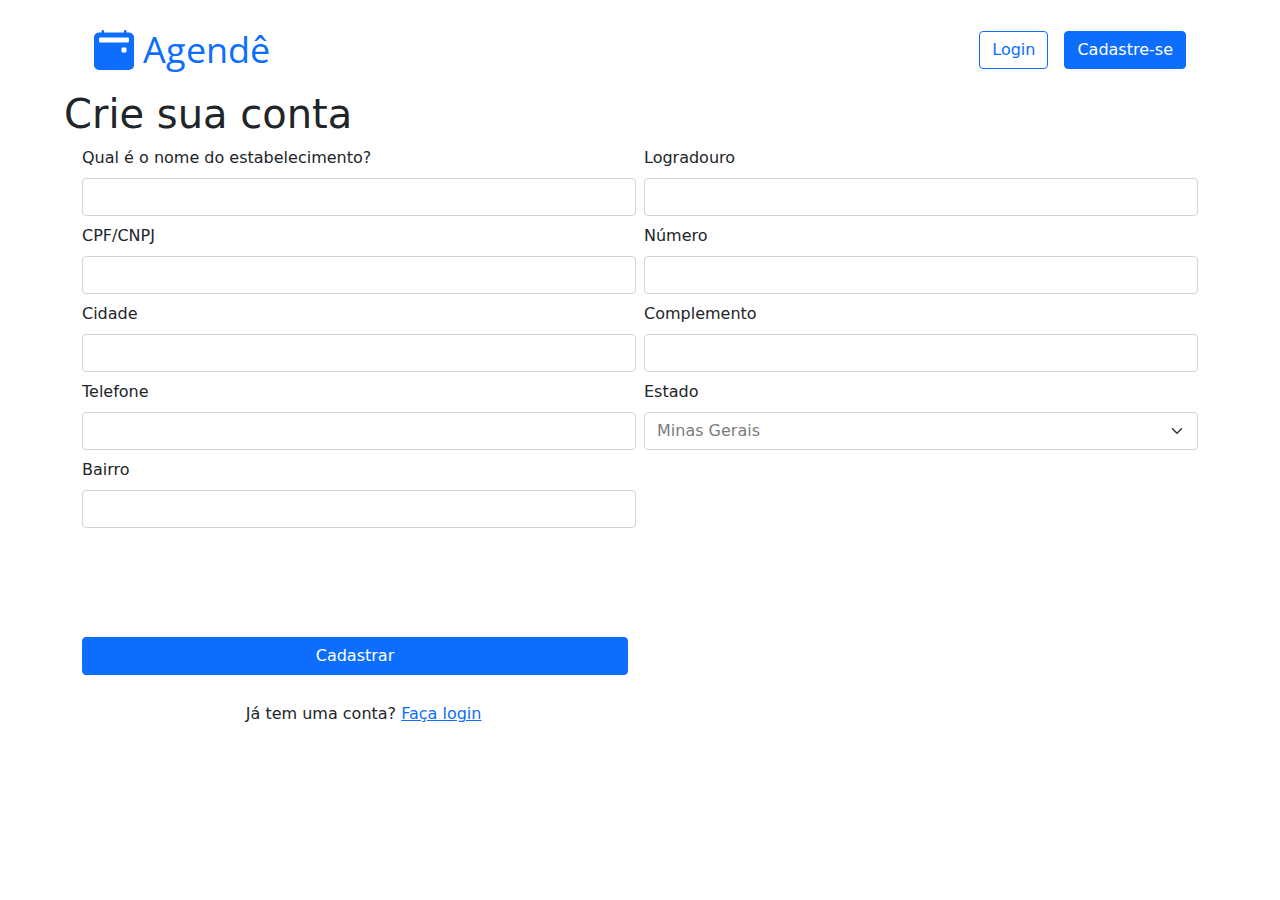
<file: cadastrodoParceiro/index.html>
<!DOCTYPE html>
<html lang="pt-br">
<head>
    <meta charset="UTF-8">
    <meta http-equiv="X-UA-Compatible" content="IE=edge">
    <meta name="viewport" content="width=device-width, initial-scale=1.0">
    <link rel="stylesheet" href="../_css/cdp.css">   
    <title>Cadastro do parceiro</title>

</head>
<body>

    <header>

        
        <section id="menu">
            <div class="container">
                <nav class="navbar navbar-expand-lg navbar-light">            
                    <div class="container-fluid">              
                       
                      <a class="navbar-brand" href="../Home/Home.html"> <img src="../_assets/Vector.svg" alt="" class="img-fluid"> Agendê </a>
            
                                           
                      <div class="d-grid gap-2 d-md-flex justify-content-md-end">
                        <a href="../logIn/login.html"><button class="btn btn-primary me-md-2" type="button">Login</button></a>
                        <a href="../signUp/SignUp.html"><button class="btn btn-primary" type="button">Cadastre-se</button></a>
                      </div>
                        

                      </div>
                    </div>
                  </nav>
            </div>
        </section>
        

    </header>

    <main>


      

        <h1 class="titulo1">Crie sua conta</h1>


        <section id="formulario">

            <div class="container">
                <form class="row g-2">
                    <div class="col-md-6">
                      <div class="box">
                          <label id="labelNome" for="inputest4" class="form-label">Qual é o nome do estabelecimento?</label>
                          <input type="text" class="form-control" id="nome">
                      </div>
                    </div>
                    <div class="col-md-6">
                      <div class="box">
                          <label id="labelLogradouro" for="inputrua4" class="form-label">Logradouro</label>
                          <input type="text" class="form-control" id="logradouro">
                      </div>
                    </div>
                    <div class="col-md-6">
                        <div class="box">
                            <label id="labelCpfCnpj" for="inputname4" class="form-label">CPF/CNPJ</label>
                            <input type="text" class="form-control" id="cpfCnpj">
                        </div>
                      </div>    
                      
                      <div class="col-md-6">
                        <div class="box">
                            <label id="labelNumero" for="inputrua4" class="form-label">Número</label>
                            <input type="text" class="form-control" id="numero">
                        </div>
                      </div>

                     
                      <div class="col-md-6">
                        <div class="box">
                            <label id="labelCidade" for="inputest4" class="form-label">Cidade</label>
                            <input type="text" class="form-control" id="cidade">
                        </div>
                      </div>

                      <div class="col-md-6">
                        <div class="box">
                            <label id="labelComplemento" for="inputnumero4" class="form-label">Complemento</label>
                            <input type="text" class="form-control" id="complemento">
                        </div>
                      </div>
                      <div class="col-md-6">
                        <div class="box">
                            <label id="labelTelefone" for="inputtel4" class="form-label">Telefone</label>
                            <input type="tel" class="form-control" id="telefone">
                        </div>
                    </div>
                    <div class="col-md-6">
                      <div class="box">
                          <label id="labelEstado" for="inputesta4" class="form-label">Estado</label>
                          
                          <select id="estado" class="form-select" aria-label="Default select example">
                            <option selected>Minas Gerais</option>
                            <option value="2">Acre</option>
                            <option value="3">Alagoas</option>
                            <option value="2">Amapá</option>
                            <option value="3">Amazonas</option>
                            <option value="2">Bahia</option>
                            <option value="3">Ceará</option>
                            <option value="2">Espírito Santo</option>
                            <option value="3">Goiás</option>
                            <option value="2">Maranhão</option>
                            <option value="3">Mato Grosso</option>
                            <option value="2">Mato Grosso do Sul</option>
                            <option value="3">Minas Gerais</option>
                            <option value="2">Pará</option>
                            <option value="3">Paraíba</option>
                            <option value="2">Paraná</option>
                            <option value="3">Pernambuco</option>
                            <option value="2">Piauí</option>
                            <option value="3">Rio de Janeiro</option>
                            <option value="2">Rio Grande do Norte</option>
                            <option value="3">Rio Grande do Sul</option>
                            <option value="2">Rondônia</option>
                            <option value="3">Roraima</option>
                            <option value="2">Santa Catarina</option>
                            <option value="3">São Paulo</option>
                            <option value="2">Sergipe</option>
                            <option value="3">Tocantins</option>
                            <option value="2">Distrito Federal</option>
                            
                          </select>
                          
                      </div>
                    </div>
                  
                    <div class="col-md-6">
                      <div class="box">
                          <label id="labelBairro" for="inputbairro4" class="form-label">Bairro</label>
                          <input type="text" class="form-control" id="bairro">
                      </div>    
                    </div>
                                     

                                            
            
                </form>            
            </div>          

        </section>


        <section id="botao">            
            <div class="container">
                <div class="row">
                    <div class="col-md-6 d-grid gap-2">
                        <button onclick="cadastrar ()" class="btn btn-primary" href="../cadastro do parceiro_addservicos/cdp_addServico.html" type="button">Cadastrar</button>                        
                      </div>
                    </div>
                </div>
            </div>            
        </section>

        <section id="texto-final">
            <div class="container">
                <div class="row">
                    <div class="col-6">
                        <p class="frase">
                            Já tem uma conta? <a href="../logIn/login.html"> Faça login</a>
                        </p>
                    </div>
                </div>
            </div>
        </section>



    </main>

    
    <script src="../_js/cadastrodoParceiro.js"></script>
</body>
</html>
</file>
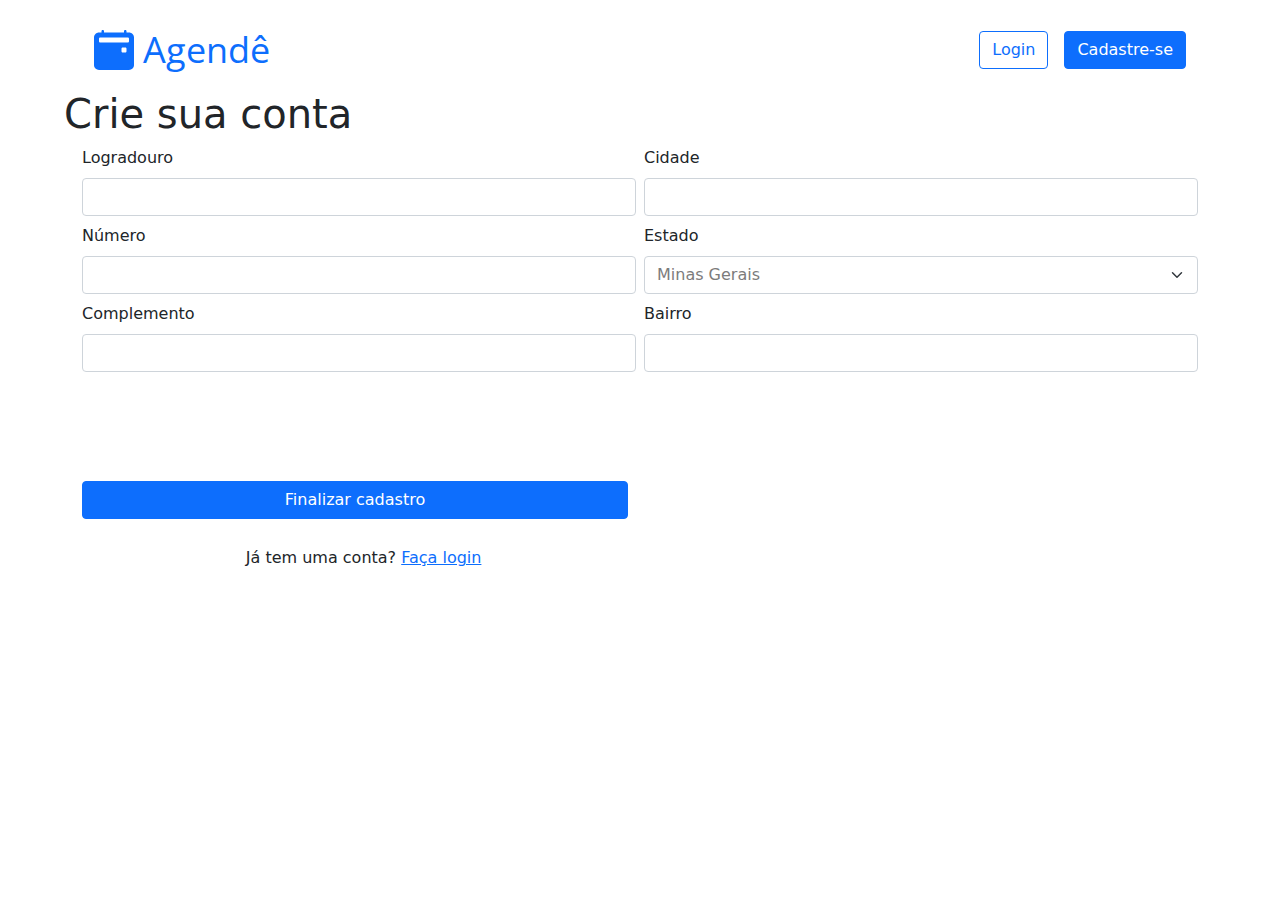
<file: cadastrodoParceirocliente/index.html>
<!DOCTYPE html>
<html lang="pt-br">
<head>
    <meta charset="UTF-8">
    <meta http-equiv="X-UA-Compatible" content="IE=edge">
    <meta name="viewport" content="width=device-width, initial-scale=1.0">
    <link rel="stylesheet" href="../_css/cdp.css">
    <title>Cadastro do cliente</title>
</head>
<body>

    <header>

      

        
        <section id="menu">
            <div class="container">
                <nav class="navbar navbar-expand-lg navbar-light">            
                    <div class="container-fluid">              
                       
                      <a class="navbar-brand" href="../Home/Home.html"> <img src="../_assets/Vector.svg" alt="" class="img-fluid"> Agendê </a>
            
                                           
                      <div class="d-grid gap-2 d-md-flex justify-content-md-end">
                        <a href="../logIn/login.html"><button class="btn btn-primary me-md-2" type="button">Login</button></a>
                        <a href="../signUp/SignUp.html"><button class="btn btn-primary" type="button">Cadastre-se</button></a>
                      </div>
                        

                      </div>
                    </div>
                  </nav>
            </div>
        </section>
        

    </header>

    <main>


      

        <h1 class="titulo1">Crie sua conta</h1>


        <section id="formulario">

          <div class="container">
              <form class="row g-2">
                
               
                <div class="col-md-6">
                  <div class="box">
                      <label id="labelLogradouro" for="inputrua4" class="form-label">Logradouro</label>
                      <input type="text" class="form-control" id="logradouro">
                  </div>
                </div>

                <div class="col-md-6">
                  <div class="box">
                      <label id="labelCidade" for="inputest4" class="form-label">Cidade</label>
                      <input type="text" class="form-control" id="cidade">
                  </div>
                </div>       

                <div class="col-md-6">
                  <div class="box">
                      <label id="labelNumero" for="inputnumero4" class="form-label">Número</label>
                      <input type="text" class="form-control" id="numero">
                  </div>
                </div>

                <div class="col-md-6">
                  <div class="box">
                      <label id="Labelestado" for="inputesta4" class="form-label">Estado</label>
                      
                      <select id="estado" class="form-select" aria-label="Default select example">
                        <option selected>Minas Gerais</option>
                        <option value="2">Acre</option>
                        <option value="3">Alagoas</option>
                        <option value="2">Amapá</option>
                        <option value="3">Amazonas</option>
                        <option value="2">Bahia</option>
                        <option value="3">Ceará</option>
                        <option value="2">Espírito Santo</option>
                        <option value="3">Goiás</option>
                        <option value="2">Maranhão</option>
                        <option value="3">Mato Grosso</option>
                        <option value="2">Mato Grosso do Sul</option>
                        <option value="3">Minas Gerais</option>
                        <option value="2">Pará</option>
                        <option value="3">Paraíba</option>
                        <option value="2">Paraná</option>
                        <option value="3">Pernambuco</option>
                        <option value="2">Piauí</option>
                        <option value="3">Rio de Janeiro</option>
                        <option value="2">Rio Grande do Norte</option>
                        <option value="3">Rio Grande do Sul</option>
                        <option value="2">Rondônia</option>
                        <option value="3">Roraima</option>
                        <option value="2">Santa Catarina</option>
                        <option value="3">São Paulo</option>
                        <option value="2">Sergipe</option>
                        <option value="3">Tocantins</option>
                        <option value="2">Distrito Federal</option>
                        
                      </select>
                      
                  </div>
                </div>

                <div class="col-md-6">
                  <div class="box">
                      <label id="labelComplemento" for="inputnumero4" class="form-label">Complemento</label>
                      <input type="text" class="form-control" id="complemento">
                  </div>
                </div>

                                            
                  <div class="col-md-6">
                    <div class="box">
                        <label id="labelBairro" for="inputbairro4" class="form-label">Bairro</label>
                        <input type="text" class="form-control" id="bairro">
                    </div>    
                  </div>

   
          
              </form>            
          </div>          

      </section>


        <section id="botao">            
            <div class="container">
                <div class="row">
                    <div class="col-md-6 d-grid gap-2">
                        <button onclick="cadastrar ()" class="btn btn-primary" type="button">Finalizar cadastro</button>                        
                      </div>
                    </div>
                </div>
            </div>            
        </section>

        <section id="texto-final">
            <div class="container">
                <div class="row">
                    <div class="col-6">
                        <p class="frase">
                            Já tem uma conta? <a href="../logIn/login.html"> Faça login</a>
                        </p>
                    </div>
                </div>
            </div>
        </section>



    </main>

    
    <script src="../_js/cadastrodoParceirocliente.js"></script>
</body>
</html>
</file>
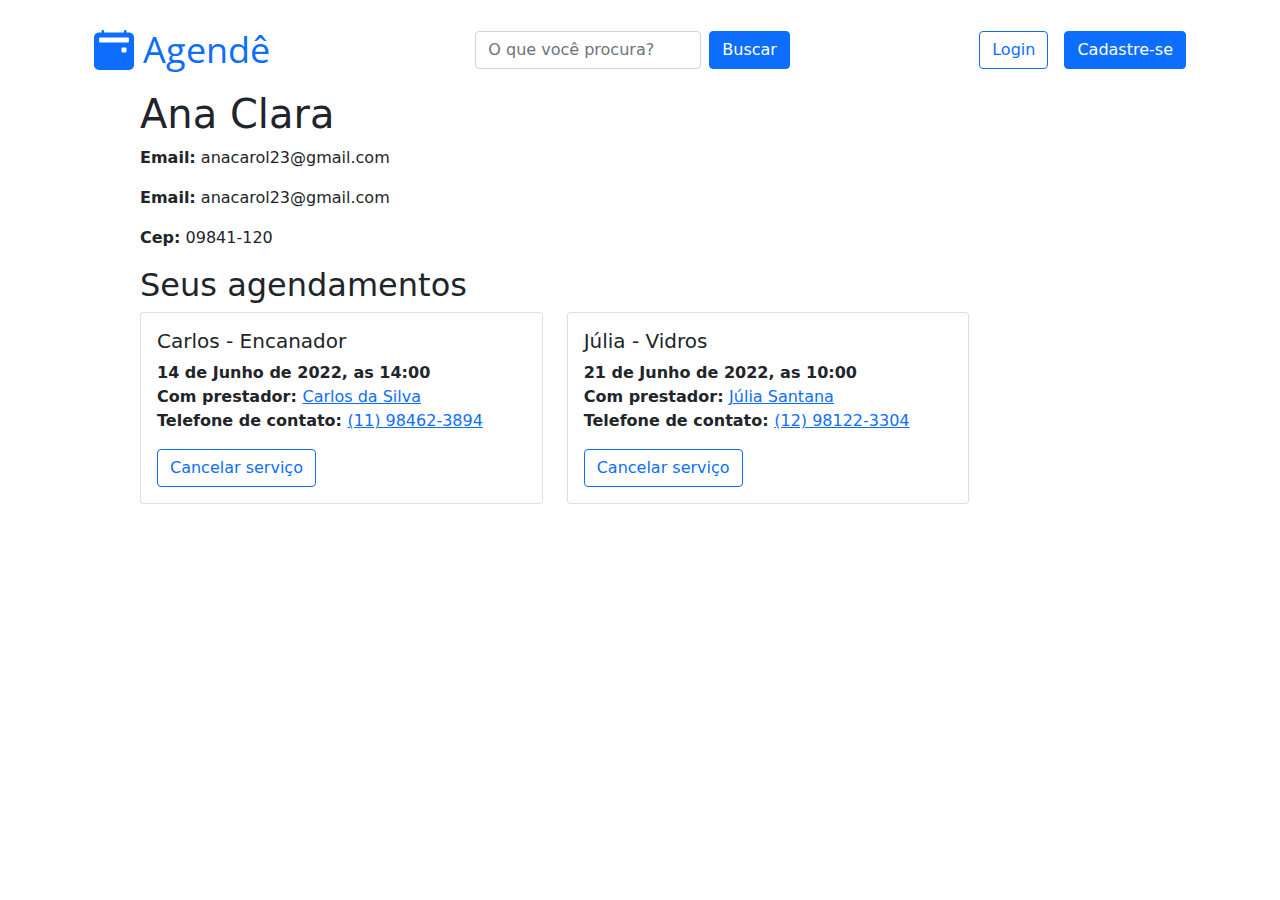
<file: perfildoCliente/index.html>
<!DOCTYPE html>
<html lang="pt-br">

<head>
  <meta charset="UTF-8">
  <meta http-equiv="X-UA-Compatible" content="IE=edge">
  <meta name="viewport" content="width=device-width, initial-scale=1.0">
  <link rel="stylesheet" href="../_css/bootstrap.min.css">
  <link rel="stylesheet" href="../_css/style.css">
  <link href="https://cdn.jsdelivr.net/npm/bootstrap@5.2.0-beta1/dist/css/bootstrap.min.css" rel="stylesheet" integrity="sha384-0evHe/X+R7YkIZDRvuzKMRqM+OrBnVFBL6DOitfPri4tjfHxaWutUpFmBp4vmVor" crossorigin="anonymous">
  <title>Perfil do Cliente</title>
</head>

<body>

  <header>

    <header>

      <section id="menu">
        <div class="container">
          <nav class="navbar navbar-expand-lg navbar-light">
            <div class="container-fluid">

              <a class="navbar-brand" href="../Home/Home.html"> <img src="../_assets/Vector.svg" alt=""
                  class="img-fluid"> Agendê </a>

              <nav class="navbar">
                <div class="container-fluid">
                  <form class="d-flex" role="search">
                    <input class="form-control me-2" type="search" placeholder="O que você procura?"
                      aria-label="Search">
                    <button class="btn btn-primary" href="../ResultadoBusca/search-results.html"
                      type="submit">Buscar</button>
                  </form>
                </div>
              </nav>


              <div class="d-grid gap-2 d-md-flex justify-content-md-end">
                <a href="#"><button class="btn btn-primary me-md-2" type="button">Login</button></a>
                <a href="#"><button class="btn btn-primary" type="button">Cadastre-se</button></a>
              </div>
            </div>
          </nav>
        </div>
      </section>

    </header>

    <main>


      <section id="parte1">
        <div class="container">
          <div class="row">
            <div class="col-6">

              <h1>Ana Clara</h1>

              <p>
                <strong>Email:</strong> anacarol23@gmail.com
              </p>
              <p>
                <strong>Email:</strong> anacarol23@gmail.com
              </p>
              <p>
                <strong>Cep:</strong> 09841-120
              </p>

            </div>
          </div>
        </div>
      </section>

      <section id="parte2">
        <div class="container">
          <div class="row">
            <div class="col-6">
              <h2> Seus agendamentos </h2>
            </div>
          </div>
        </div>
      </section>


      <section id="parte3">
        <div class="container">
          <div class="row">
            <div class="col-sm-5">
              <div class="card">
                <div class="card-body">
                  <h5 class="card-title">Carlos - Encanador</h5>
                  <p class="card-text">
                    <strong>14 de Junho de 2022, as 14:00</strong>
                    </br><strong>Com prestador: </strong><a href="">Carlos da Silva</a></br>
                    <strong>Telefone de contato: </strong> <a href="">(11) 98462-3894</a>
                  </p>
                  <a href="#" class="btn btn-outline-primary" data-bs-toggle="modal" data-bs-target="#staticBackdrop">Cancelar serviço</a>
                </div>
              </div>
            </div>
            <div class="col-sm-5">
              <div class="card">
                <div class="card-body">
                  <h5 class="card-title">Júlia - Vidros</h5>
                  <p class="card-text">
                    <strong>21 de Junho de 2022, as 10:00</strong>
                    <br><strong>Com prestador: </strong> <a href="">Júlia Santana</a></br>
                    <strong>Telefone de contato: </strong> <a href="">(12) 98122-3304</a>
                  </p>
                  <a href="#" class="btn btn-outline-primary" data-bs-toggle="modal" data-bs-target="#staticBackdrop">Cancelar serviço</a>
                </div>
              </div>
            </div>
          </div>
        </div>
      </section>




    </main>

    <footer></footer>

        <div class="modal fade" id="staticBackdrop" data-bs-backdrop="static" data-bs-keyboard="false" tabindex="-1" aria-labelledby="staticBackdropLabel" aria-hidden="true">
            <div class="modal-dialog">
                <div class="modal-content">
                    <div class="modal-header">
                        <h5 class="modal-title" id="staticBackdropLabel">CANCELAR AGENDAMENTO</h5>
                        <button type="button" class="btn-close" data-bs-dismiss="modal" aria-label="Close"></button>
                    </div>
                    <div class="modal-body">
                        Tem certeza que deseja cancelar esse agendamento?<br>
                        Esta ação não poderá ser desfeita.
                    </div>
                    <div class="modal-footer">
                        <button type="button" class="btn btn-secondary" data-bs-dismiss="modal">Fechar</button>
                        <button type="button" class="btn btn-primary">Confirmar</button>
                    </div>
                </div>
            </div>
        </div>
  <script src="https://cdn.jsdelivr.net/npm/bootstrap@5.2.0-beta1/dist/js/bootstrap.bundle.min.js" integrity="sha384-pprn3073KE6tl6bjs2QrFaJGz5/SUsLqktiwsUTF55Jfv3qYSDhgCecCxMW52nD2" crossorigin="anonymous"></script>
</body>

</html>
</file>
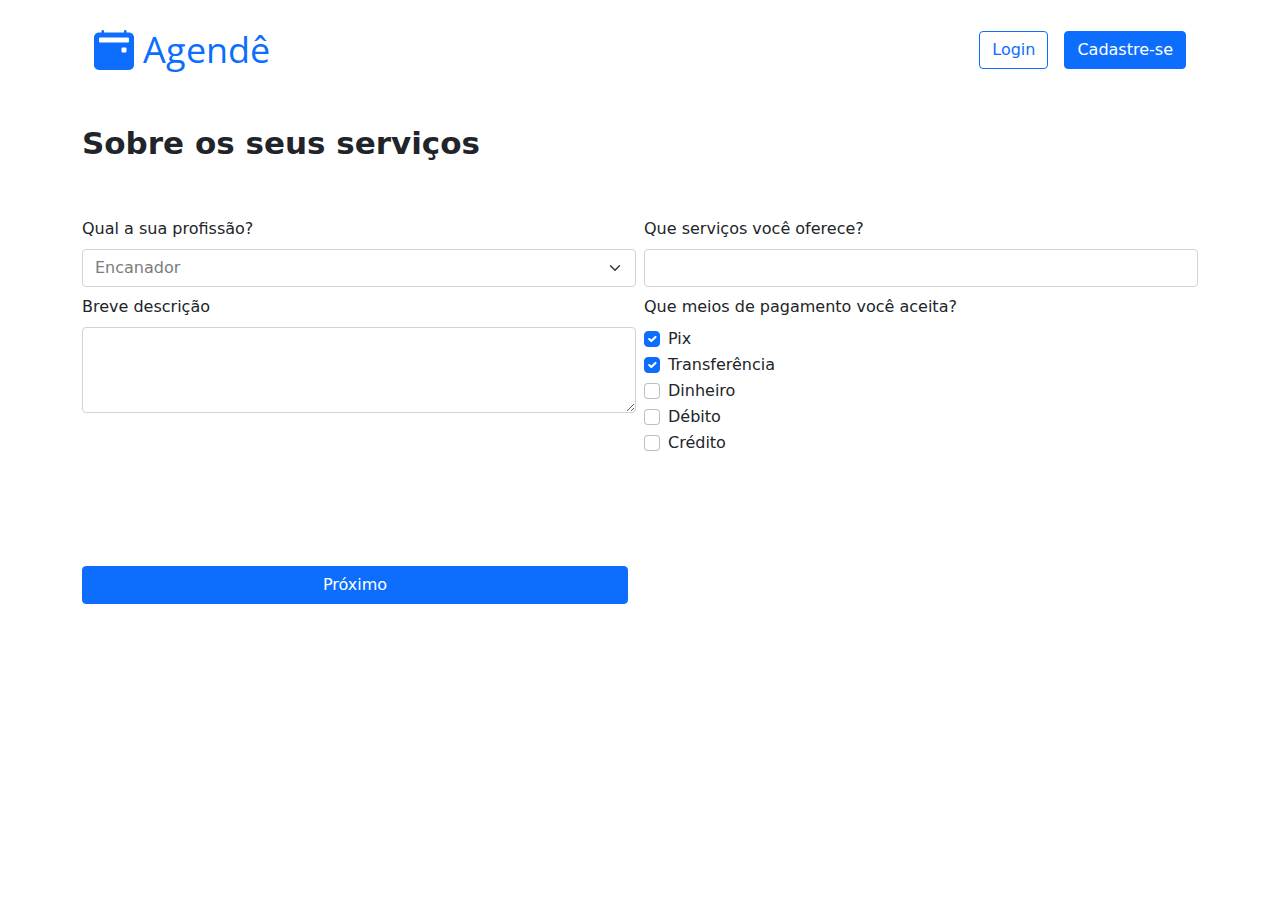
<file: cadastro do parceiro_addservicos/cdp_addServico.html>
<!DOCTYPE html>
<html lang="pt-br">

<head>
  <meta charset="UTF-8">
  <meta http-equiv="X-UA-Compatible" content="IE=edge">
  <meta name="viewport" content="width=device-width, initial-scale=1.0">
  <link rel="stylesheet" href="../_css/cdp.css">
  <title>Sobre os seus serviços</title>

</head>

<body>

  <header>


    <section id="menu">
      <div class="container">
        <nav class="navbar navbar-expand-lg navbar-light">
          <div class="container-fluid">

            <a class="navbar-brand" href="../Home/Home.html"> <img src="../_assets/Vector.svg" alt="" class="img-fluid">
              Agendê </a>


            <div class="d-grid gap-2 d-md-flex justify-content-md-end">
              <a href="../logIn/login.html"><button class="btn btn-primary me-md-2" type="button">Login</button></a>
              <a href="../signUp/SignUp.html"><button class="btn btn-primary" type="button">Cadastre-se</button></a>
            </div>



          </div>
      </div>
      </nav>
      </div>
    </section>


  </header>

  <main>


    <section id="radios">

      <div class="container">
        <h1 class="titulo1">Sobre os seus serviços</h1>
        <br>
      </div>

    </section>


    <section id="formulario">

      <div class="container">
        <form class="row g-2">
          <div class="col-md-6">
            <div class="box">
              <label id="labelprofissao" for="inputesta4" class="form-label">Qual a sua profissão?</label>

              <select id="profissao" class="form-select" aria-label="Default select example">
                <option selected>Encanador</option>
                <option value="2">Administração</option>
                <option value="3">Artesanato</option>
                <option value="2">Babá</option>
                <option value="3">Barbeiro</option>
                <option value="2">Cabelereiro</option>
                <option value="3">Caça vazamentos</option>
                <option value="2">Contabilidade</option>
                <option value="3">Corretor</option>
                <option value="2">Costureiro</option>
                <option value="3">Cozinheiro</option>
                <option value="2">Cuidador</option>
                <option value="3">Depilador</option>
                <option value="2">Desentupidor</option>
                <option value="3">Despachante</option>
                <option value="2">Diarista</option>
                <option value="3">Eletricista</option>
                <option value="2">Entregador</option>
                <option value="3">Esteticista/beleza</option>
                <option value="2">Estilista</option>
                <option value="3">Ferralheiro</option>
                <option value="2">Manicure</option>
                <option value="3">Maquiador</option>
                <option value="2">Marneceiro</option>
                <option value="3">Passeador de cães</option>
                <option value="2">Pedreiro</option>
                <option value="3">Pintor</option>
                <option value="2">Podólogo</option>
                <option value="2">Segurança</option>
                <option value="3">Serviços pets</option>
                <option value="2">Serviços-gerais</option>
                <option value="3">Vidraceiro</option>
                <option value="2">Outros</option>

              </select>

            </div>
          </div>

          <div class="col-md-6">
            <div class="box">
              <label id="labelservicos" for="inputname4" class="form-label">Que serviços você oferece?</label>
              <input id="servicos" type="text" data-role="tagsinput" class="form-control">
            </div>
          </div>

          <div class="col-md-6">
            <div class="box">
              <label id="labeldescricao" for="descricao" class="form-label">Breve descrição</label>
              <textarea id="descricao" class="form-control" id="FormControlTextarea1" rows="3"></textarea>
            </div>
          </div>

          <div class="col-md-6">
            <div class="box">
              <label id="labelpagamentos" for="form-check-input" class="form-label">Que meios de pagamento você
                aceita?</label>
              <div class="form-check">
                <input class="form-check-input" type="checkbox" value="1" checked name="flexDefault" id="flexDefault1">
                <label class="form-check-label" for="flexCheckPix">
                  Pix
                </label>
              </div>
              <div class="form-check">
                <input class="form-check-input" type="checkbox" value="2" checked id="flexCheckTransferencia">
                <label class="form-check-label" for="flexCheckTransferencia">
                  Transferência
                </label>
              </div>
              <div class="form-check">
                <input class="form-check-input" type="checkbox" value="3" id="flexCheckDinheiro">
                <label class="form-check-label" for="flexCheckDinheiro">
                  Dinheiro
                </label>
              </div>
              <div class="form-check">
                <input class="form-check-input" type="checkbox" value="4" id="flexCheckDebit">
                <label class="form-check-label" for="flexCheckDebit">
                  Débito
                </label>
              </div>
              <div class="form-check">
                <input class="form-check-input" type="checkbox" value="5" id="flexCheckCredit">
                <label class="form-check-label" for="flexCheckCredit">
                  Crédito
                </label>
              </div>
            </div>
          </div>


        </form>
      </div>

    </section>


    <section id="botao">
      <div class="container">
        <div class="row">
          <div class="col-md-6 d-grid gap-2">
            <button onclick="proximo ()" class="btn btn-primary"
              href="/src/cadastro do parceiro_horarios/cdp_horarios.html" type="button">Próximo</button>
          </div>
        </div>
      </div>
      </div>
    </section>
  </main>

  <script src="../_js/cdp.js"></script>
</body>

</html>
</file>
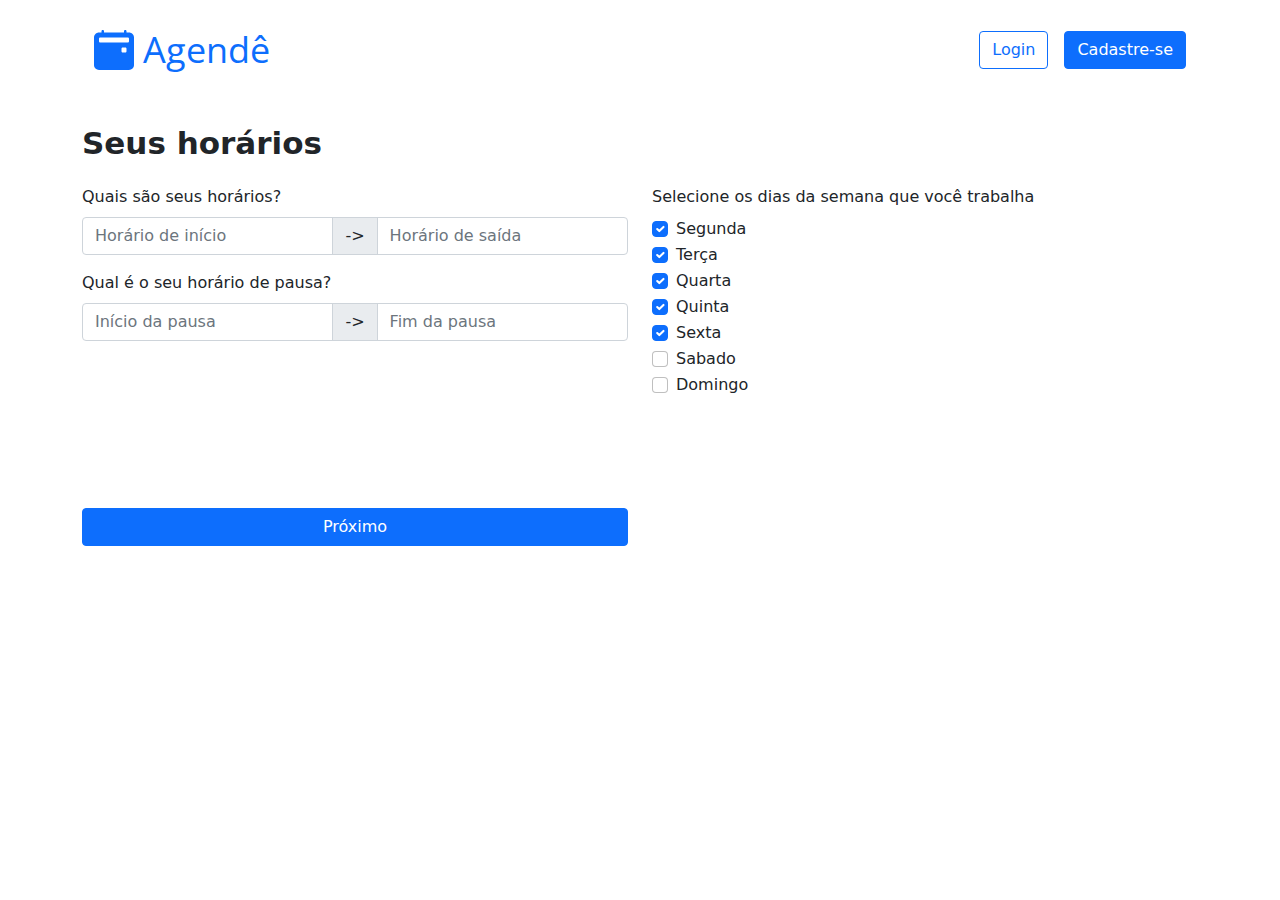
<file: cadastro do parceiro_horarios/cdp_horarios.html>
<!DOCTYPE html>
<html lang="pt-br">
<head>
    <meta charset="UTF-8">
    <meta http-equiv="X-UA-Compatible" content="IE=edge">
    <meta name="viewport" content="width=device-width, initial-scale=1.0">
    <link rel="stylesheet" href="../_css/cdp.css">
    <title>Cadastro do parceiro</title>
</head>
<body>

    <header>

        
        <section id="menu">
            <div class="container">
                <nav class="navbar navbar-expand-lg navbar-light">            
                    <div class="container-fluid">              
                       
                      <a class="navbar-brand" href="../Home/Home.html"> <img src="../_assets/Vector.svg" alt="" class="img-fluid"> Agendê </a>
            
                                           
                      <div class="d-grid gap-2 d-md-flex justify-content-md-end">
                        <a href="../logIn/login.html"><button class="btn btn-primary me-md-2" type="button">Login</button></a>
                        <a href="../signUp/SignUp.html"><button class="btn btn-primary" type="button">Cadastre-se</button></a>
                      </div>

                        

                      </div>
                    </div>
                  </nav>
            </div>
        </section>
        

    </header>

    <main>


        <section id="radios">

            <div class="container">
                <h1 class="titulo1">Seus horários</h1>
            </div>

        </section>


        <section id="formulario">

            <div class="container">
                <form  class="row">
                    <div class="col-md-6">
                      <div class="box">
                        <label id="labelhorarios" for="inputend4" class="form-label">Quais são seus horários?</label>
                        <div class="input-group mb-3">
                            <input id="horarios" type="text" class="form-control" placeholder="Horário de início" aria-label="Horário de início">
                            <span class="input-group-text">-></span>
                            <input type="text" class="form-control" placeholder="Horário de saída" aria-label="Horário de saída">
                        </div>
                        <label id="labelpausa" for="inputest4" class="form-label">Qual é o seu horário de pausa?</label>
                        <div class="input-group mb-3">
                            <input id="pausa" type="text" class="form-control" id="time" placeholder="Início da pausa" aria-label="Inicio da pausa">
                            <span class="input-group-text">-></span>
                            <input type="text" class="form-control" id="pausa" placeholder="Fim da pausa" aria-label="Fim da pausa">
                        </div>
                      </div>
                    </div>
                    
                      
                    
                      <form id="myform" action="">
                        <div  class="col-md-6">
                          <div class="box">
                              <label for="form-check-input" class="form-label">Selecione os dias da semana que você trabalha</label>
                                <div class="form-check">
                                  <input class="form-check-input" type="checkbox" value="" checked id="flexCheckSegunda">
                                  <label class="form-check-label"   for="flexCheckSegunda">
                                    Segunda
                                  </label>
                                </div>
                                <div class="form-check">
                                  <input class="form-check-input" type="checkbox" value="" checked id="flexCheckTerca">
                                  <label class="form-check-label" for="flexCheckTerca">
                                      Terça
                                  </label>
                                </div>
                                <div class="form-check">
                                  <input class="form-check-input" type="checkbox" value="" checked id="flexCheckQuarta">
                                  <label class="form-check-label" for="flexCheckQuarta">
                                      Quarta
                                  </label>
                                </div>
                                <div class="form-check">
                                  <input class="form-check-input" type="checkbox" value="" checked id="flexCheckQuinta" >
                                  <label class="form-check-label" for="flexCheckQuinta">
                                      Quinta
                                  </label>
                                </div>
                                <div class="form-check">
                                  <input class="form-check-input" type="checkbox" value=""  checked id="flexCheckSexta">
                                  <label class="form-check-label" for="flexCheckSexta">
                                      Sexta
                                  </label>
                                </div>
                                <div class="form-check">
                                    <input class="form-check-input" type="checkbox" value="" id="flexCheckSabado">
                                    <label class="form-check-label" for="flexCheckSabado">
                                        Sabado
                                    </label>
                                </div>
                                <div class="form-check">
                                    <input class="form-check-input" type="checkbox" value="" id="flexCheckDomingo">
                                    <label class="form-check-label" for="flexCheckDomingo">
                                        Domingo
                                    </label>
                                  </div>                 
                               
                               
            
                </form>            
            </div>          

        </section>


        <section id="botao">            
            <div class="container">
                <div class="row">

                    <div class="d-grid gap-2 col-6 mx-end ">
                        <button onclick="proximo ()" class="btn btn-primary" type="button">Próximo</button>                        
                    
                      </div>
                    </div>
                </div>
            </div>            
        </section>





    </main>
   

    <script src="../_js/jquery-3.3.1.min.js"></script>
    <script src="http://ajax.aspnetcdn.com/ajax/jquery.validate/1.11.1/jquery.validate.min.js"></script>

    <script src="../_js/cdp_horarios.js"></script>
    
</body>
</html>
</file>
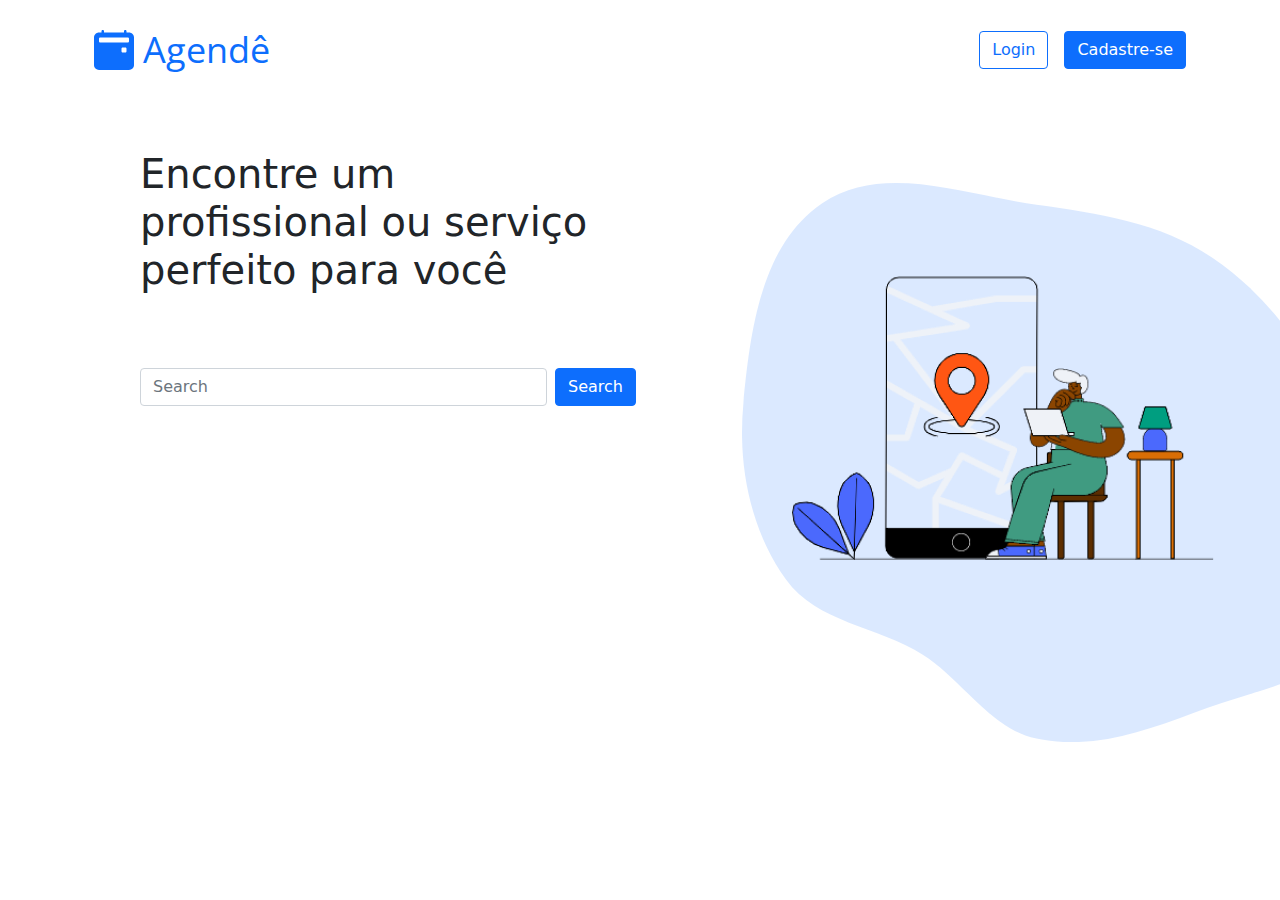
<file: Home/Home.html>
<!DOCTYPE html>
<html lang="pt-br">

<head>
    <meta charset="UTF-8">
    <meta http-equiv="X-UA-Compatible" content="IE=edge">
    <meta name="viewport" content="width=device-width, initial-scale=1.0">
    <link rel="stylesheet" href="../_css/bootstrap.min.css">
    <link rel="stylesheet" href="../_css/style.css">

    <title>Cadastro do parceiro</title>
</head>

<body>
    <header>
        <section id="menu">
            <div class="container" id="menu-desktop">
                <nav class="navbar navbar-expand-lg navbar-light">
                    <div class="container-fluid">
                        <a class="navbar-brand" href="../Home/Home.html"> <img src="../_assets/Vector.svg" alt=""
                                class="img-fluid"> Agendê
                        </a>
                        <div class="d-grid gap-2 d-md-flex justify-content-md-end">
                            <a href="../logIn/login.html"><button class="btn btn-primary me-md-2"
                                    type="button">Login</button></a>
                            <a href="../cadastrodoParceirocliente/index.html"><button class="btn btn-primary"
                                    type="button">Cadastre-se</button></a>
                        </div>
                    </div>
                </nav>
            </div>
        </section>

        <section id="menu">
            <div class="container" id="menu-mobile">
                <nav class="navbar navbar-expand-lg navbar-light">
                    <div class="container-fluid">
                        <a class="navbar-brand" href="../Home/Home.html"> <img src="../_assets/Vector.svg" alt=""
                                class="img-fluid"> Agendê
                        </a>
                        <div class="container-fluidd-grid gap-2 d-md-flex justify-content-md-end">
                            <button class="navbar-toggler" type="button" data-bs-toggle="collapse"
                                data-bs-target="#navbarToggleExternalContent"
                                aria-controls="navbarToggleExternalContent" aria-expanded="false"
                                aria-label="Toggle navigation">
                                <span class="navbar-toggler-icon"></span>
                            </button>
                        </div>
                    </div>
                </nav>
            </div>
        </section>
    </header>

    <main>
        <section id="formulario">
            <div class="container">
                <form class="row g-2">
                    <div class="col-md-6">
                        <div class="box">
                            <h1 class="form-title">Encontre um profissional ou serviço perfeito para você</h1>
                        </div>
                        <div class="box">
                            <div class="container-fluid">
                                <form class="d-flex">
                                </form>
                            </div>
                            <form class="d-flex" role="search">
                                <input class="form-control me-2 input-search" type="search" placeholder="Search"
                                    aria-label="Search">
                                <button class="btn btn-primary buscar" href="../ResultadoBusca/search-results.html"
                                    type="button">Search</button>
                            </form>
                        </div>
                    </div>
                </form>
            </div>
        </section>

        <div class="col-md-6">
            <div id="home-img">
                <svg id="image-home-background" xmlns="http://www.w3.org/2000/svg">
                    <path fill-rule="evenodd" clip-rule="evenodd"
                        d="M294.525 21.6764C356.39 30.2494 417.777 39.3296 469.606 74.1806C522.907 110.022 561.316 161.487 588.788 219.547C619.767 285.018 665.577 359.977 636.152 426.161C606.64 492.54 518.643 504.397 450.708 530.127C400.144 549.278 347.37 566.99 294.525 555.549C247.336 545.333 221.562 497.564 180.797 471.692C135.772 443.117 74.9518 439.988 44.0084 396.557C7.98302 345.993 -4.53258 281.722 1.41753 219.923C8.44816 146.901 19.4769 61.3241 80.2422 20.2247C140.893 -20.7971 221.997 11.6259 294.525 21.6764Z"
                        fill="#0D6EFD" fill-opacity="0.15" />
                </svg>
                <img id="image-home" src="Wavy_Buddies_Address.png" alt="some text" width=60 height=40>
            </div>
        </div>


    </main>
</body>

<script src="../_js/jquery-3.3.1.min.js" type="text/javascript"></script>
<script src="../_js/bootstrap.min.js" type="text/javascript"></script>
<script src="../_js/Home.js" type="text/javascript"></script>

</html>
</file>
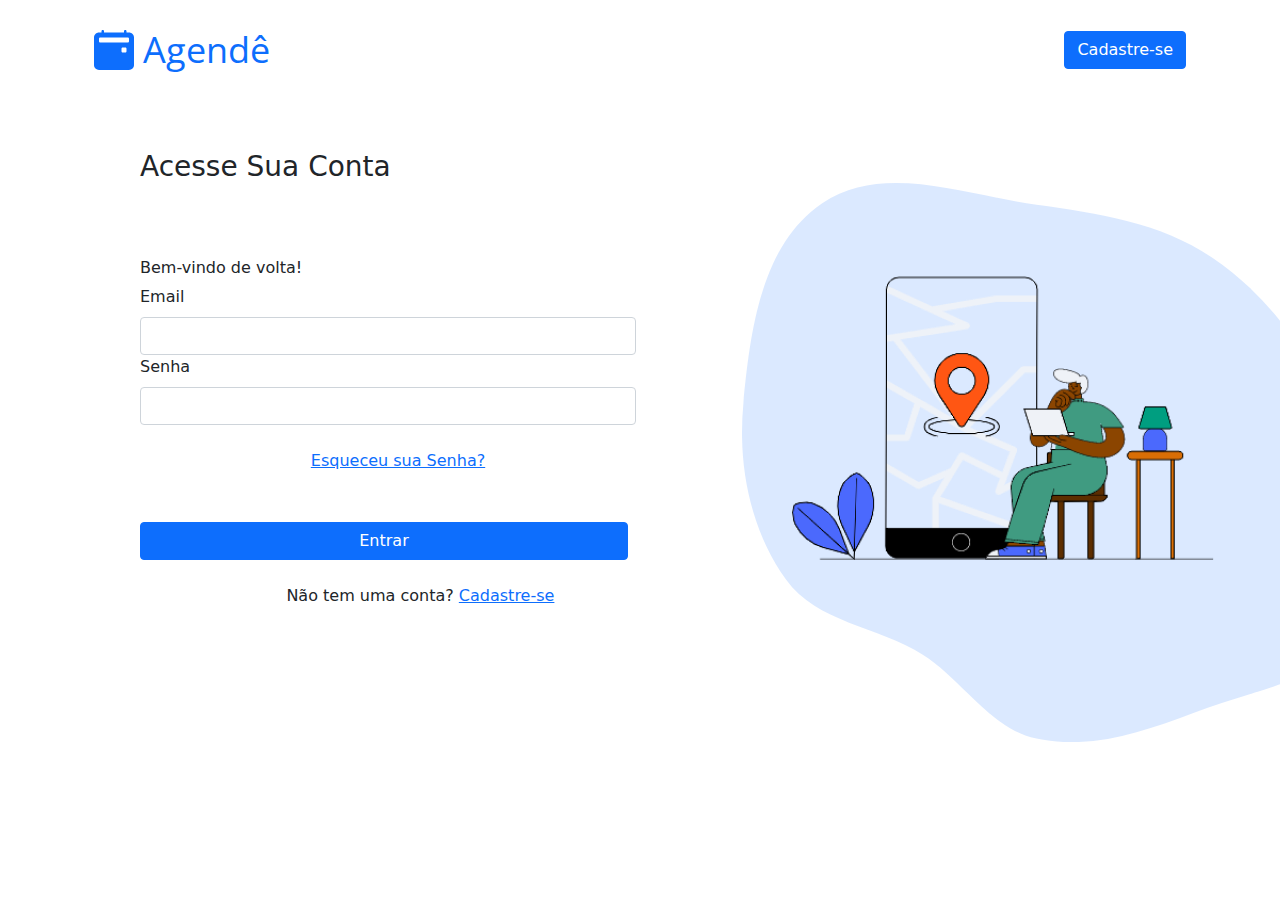
<file: logIn/login.html>
<!DOCTYPE html>
<html lang="pt-br">

<head>
    <meta charset="UTF-8">
    <meta http-equiv="X-UA-Compatible" content="IE=edge">
    <meta name="viewport" content="width=device-width, initial-scale=1.0">
    <link rel="stylesheet" href="../_css/bootstrap.min.css">
    <link rel="stylesheet" href="../_css/style.css">
    <title>Cadastro do parceiro</title>
</head>

<body>
    <header>
        <section id="menu">
            <div class="container" id="menu-desktop">
                <nav class="navbar navbar-expand-lg navbar-light">
                    <div class="container-fluid">
                        <a class="navbar-brand" href="../Home/Home.html"> <img src="../_assets/Vector.svg" alt=""
                                class="img-fluid"> Agendê
                        </a>
                        <div class="d-grid gap-2 d-md-flex justify-content-md-end">

                            <a href="../signUp/SignUp.html"><button class="btn btn-primary"
                                    type="button">Cadastre-se</button></a>
                        </div>
                    </div>
                </nav>
            </div>
        </section>

        <section id="menu">
            <div class="container" id="menu-mobile">
                <nav class="navbar navbar-expand-lg navbar-light">
                    <div class="container-fluid">
                        <a class="navbar-brand" href="../Home/Home.html"> <img src="../_assets/Vector.svg" alt=""
                                class="img-fluid"> Agendê
                        </a>
                        <div class="container-fluidd-grid gap-2 d-md-flex justify-content-md-end">
                            <button class="navbar-toggler" type="button" data-bs-toggle="collapse"
                                data-bs-target="#navbarToggleExternalContent"
                                aria-controls="navbarToggleExternalContent" aria-expanded="false"
                                aria-label="Toggle navigation">
                                <span class="navbar-toggler-icon"></span>
                            </button>
                        </div>
                    </div>
                </nav>
            </div>
        </section>
    </header>

    <main>
        <section id="formulario">
            <div class="container">
                <form class="row g-2">
                    <div class="col-md-6">
                        <div class="box">
                            <h3 class="form-title">Acesse Sua Conta</h3>
                            <h6>Bem-vindo de volta!</h6>
                            <label id="userlabel" for="inputest4" class="form-label">Email</label>
                            <input id="usuario" type="text" class="form-control" id="inputest4">
                        </div>
                        <div class="box">
                            <label id="senhalabel" for="inputsenha4" class="form-label">Senha</label>
                            <input id="senha" type="password" class="form-control" id="inputsenha4">
                            <i class="fa fa-eye" aria-hidden="true"></i>
                        </div>
                    </div>
                </form>
            </div>
        </section>

        <section id="forgot-password">
            <div class="container">
                <div class="row">
                    <div class="col-6">
                        <p class="frase">
                            <a href="#">Esqueceu sua Senha?</a>
                        </p>
                    </div>
                </div>
            </div>
        </section>

        <section id="botao">
            <div class="container">
                <div class="row">
                    <div class="col-md-6 d-grid gap-2">
                        <button onclick="login ()" class="btn btn-primary" href="../perfildoCliente/index.html"
                            >Entrar</button>
                    </div>
                </div>
            </div>
            </div>
        </section>

        <section id="texto-final">
            <div class="container">
                <div class="row">
                    <div class="col-6">
                        <p class="frase">
                            Não tem uma conta? <a href="../signUp/SignUp.html"> Cadastre-se</a>
                        </p>
                    </div>
                </div>
            </div>
        </section>

        <div class="col-md-6">
            <div id="home-img">
                <svg id="image-home-background" xmlns="http://www.w3.org/2000/svg">
                    <path fill-rule="evenodd" clip-rule="evenodd"
                        d="M294.525 21.6764C356.39 30.2494 417.777 39.3296 469.606 74.1806C522.907 110.022 561.316 161.487 588.788 219.547C619.767 285.018 665.577 359.977 636.152 426.161C606.64 492.54 518.643 504.397 450.708 530.127C400.144 549.278 347.37 566.99 294.525 555.549C247.336 545.333 221.562 497.564 180.797 471.692C135.772 443.117 74.9518 439.988 44.0084 396.557C7.98302 345.993 -4.53258 281.722 1.41753 219.923C8.44816 146.901 19.4769 61.3241 80.2422 20.2247C140.893 -20.7971 221.997 11.6259 294.525 21.6764Z"
                        fill="#0D6EFD" fill-opacity="0.15" />
                </svg>
                <img id="image-home" src="Wavy_Buddies_Address.png" alt="some text" width=60 height=40>
            </div>
        </div>


    </main>
    <script src="../_js/jquery-3.3.1.min.js" type="text/javascript"></script>
    <script src="../_js/bootstrap.min.js" type="text/javascript"></script>
    <script src="../_js/login.js" type="text/javascript"></script>
</body>

</html>
</file>
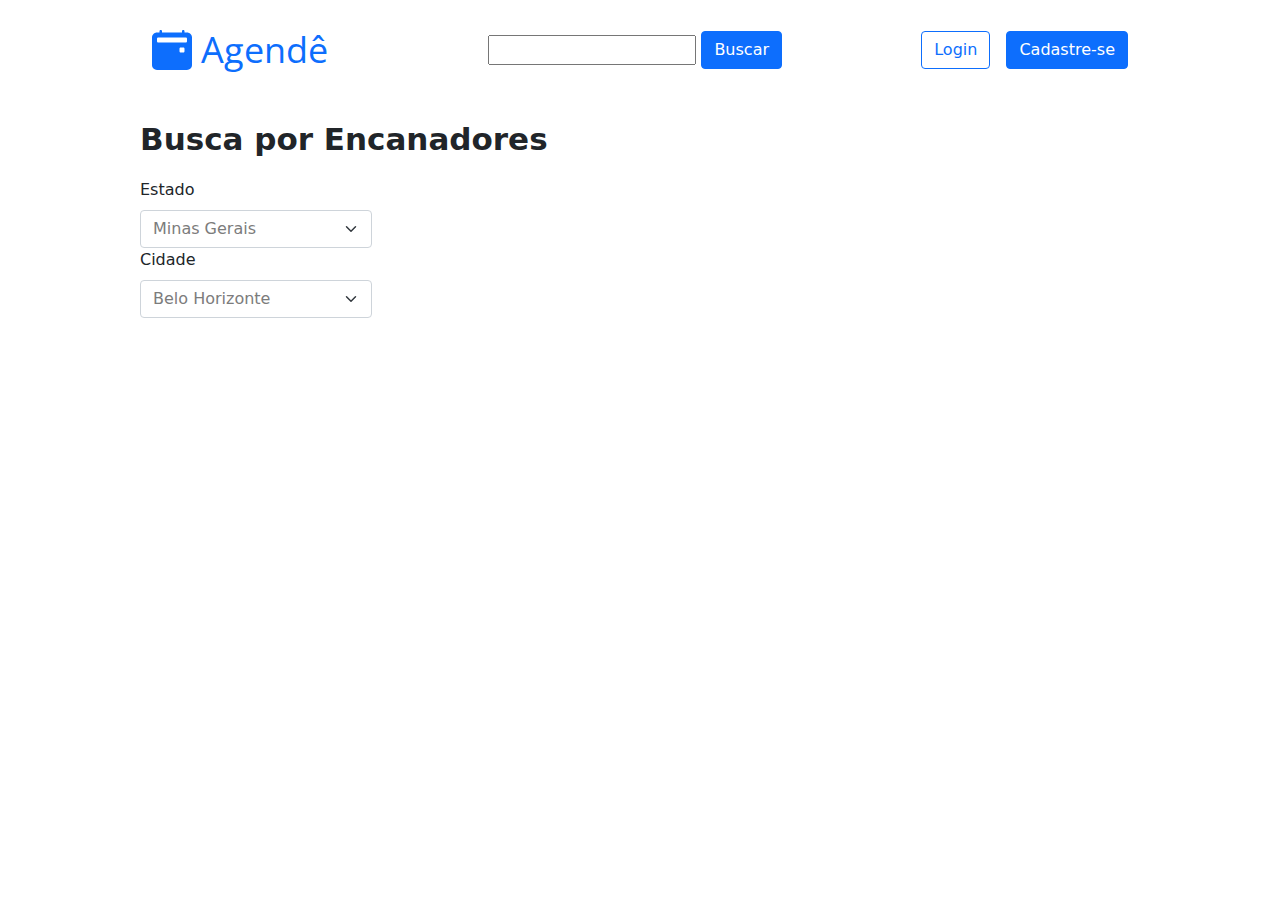
<file: resultadoBusca/search-results.html>
<!DOCTYPE html>

<html lang="pt-br">

<head>
    <meta charset="UTF-8">
    <meta http-equiv="X-UA-Compatible" content="IE=edge">
    <meta name="viewport" content="width=device-width, initial-scale=1.0">
    <link rel="stylesheet" href="../_css/resultadoBusca.css">
    <title>Resultado da busca</title>
</head>

<body>
    <main>

        <header>

            <section id="menu">
                <div class="container">
                    <nav class="navbar navbar-expand-lg navbar-light">
                        <div class="container-fluid">
                            <a class="navbar-brand" href="../Home/Home.html">
                                <img src="../_assets/Vector.svg" alt="" class="img-fluid"> Agendê </a>
                            <div class="search-wrapper">
                                <label for="search"></label>
                                <input type="search" id="search" data-search>
                                <button class="btn btn-primary" type="button">Buscar</button>
                            </div>

                            <div class="d-grid gap-2 d-md-flex justify-content-md-end">
                                <a href="../logIn/login.html"><button class="btn btn-primary me-md-2"
                                        type="button">Login</button></a>
                                <a href="../cadastrodoParceirocliente/index.html"><button class="btn btn-primary"
                                        type="button">Cadastre-se</button></a>
                            </div>
                        </div>
                    </nav>
                </div>
            </section>


        </header>

        <section id="radios">
            <div class="container">
                <h1 class="titulo1">Busca por Encanadores</h1>
            </div>
        </section>

        <div class="container">

            <div class="row">
                <div class="col-md-3">
                    <section id="formulario">
                        <div class="box">
                            <label for="inputesta4" class="form-label">Estado</label>
                            <select class="form-select" aria-label="Default select example">
                                <option selected>Minas Gerais</option>
                                <option value="1">Acre</option>
                                <option value="2">Alagoas</option>
                                <option value="3">Amapá</option>
                                <option value="4">Amazonas</option>
                                <option value="5">Bahia</option>
                                <option value="6">Ceará</option>
                                <option value="7">Espírito Santo</option>
                                <option value="8">Goiás</option>
                                <option value="9">Maranhão</option>
                                <option value="10">Mato Grosso</option>
                                <option value="11">Mato Grosso do Sul</option>
                                <option value="12">Minas Gerais</option>
                                <option value="13">Pará</option>
                                <option value="14">Paraíba</option>
                                <option value="15">Paraná</option>
                                <option value="16">Pernambuco</option>
                                <option value="17">Piauí</option>
                                <option value="18">Rio de Janeiro</option>
                                <option value="19">Rio Grande do Norte</option>
                                <option value="20">Rio Grande do Sul</option>
                                <option value="21">Rondônia</option>
                                <option value="22">Roraima</option>
                                <option value="23">Santa Catarina</option>
                                <option value="24">São Paulo</option>
                                <option value="25">Sergipe</option>
                                <option value="26">Tocantins</option>
                                <option value="27">Distrito Federal</option>
                            </select>

                            <label for="inputesta4" class="form-label">Cidade</label>
                            <select class="form-select" aria-label="Default select example">
                                <option selected>Belo Horizonte</option>
                                <option value="1">Abadia Dos Dourados</option>
                                <option value="2">Abaeté</option>
                                <option value="3">Abre Campo</option>
                                <option value="4">Acaiaca</option>
                                <option value="5">Açucena</option>
                                <option value="6">Água Boa</option>
                                <option value="7">Água Comprida</option>
                                <option value="8">Aguanil</option>
                                <option value="9">Águas Formosas</option>
                                <option value="10">Águas Vermelhas</option>
                                <option value="11">Aimorés</option>
                                <option value="12">Aiuruoca</option>
                                <option value="13">Alagoa</option>
                                <option value="14">Albertina</option>
                                <option value="15">Além Paraíba</option>
                                <option value="16">Alfenas</option>
                                <option value="17">Alfredo Vasconcelos</option>
                                <option value="18">Almenara</option>
                                <option value="19">Alpercata</option>
                                <option value="20">Alpinópolis</option>
                                <option value="21">Alterosa</option>
                                <option value="22">Alto Caparaó</option>
                                <option value="23">Alto Rio Doce</option>
                                <option value="24">Alvarenga</option>
                                <option value="25">Alvinópolis</option>
                                <option value="26">Alvorada de Minas</option>
                                <option value="27">Amparo do Serra</option>
                                <option value="28">Andradas</option>
                                <option value="29">Cachoeira de Pajeú</option>
                                <option value="30">Andrelândia</option>
                                <option value="31">Angelândia</option>
                                <option value="32">Antônio Carlos</option>
                                <option value="33">Antônio Dias</option>
                                <option value="34">Antônio Prado de Minas</option>
                                <option value="35">Araçaí</option>
                                <option value="36">Aracitaba</option>
                                <option value="37">Araçuaí</option>
                                <option value="38">Araguari</option>
                                <option value="39">Arantina</option>
                                <option value="40">Araponga</option>
                                <option value="41">Araporã</option>
                                <option value="42">Arapuá</option>
                                <option value="43">Araújos</option>
                                <option value="44">Araxá</option>
                                <option value="45">Arceburgo</option>
                                <option value="46">Arcos</option>
                                <option value="47">Areado</option>
                                <option value="48">Argirita</option>
                                <option value="49">Aricanduva</option>
                                <option value="50">Arinos</option>
                                <option value="51">Astolfo Dutra</option>
                                <option value="52">Ataléia</option>
                                <option value="53">Augusto de Lima</option>
                                <option value="54">Baependi</option>
                                <option value="55">Baldim</option>
                                <option value="56">Bambuí</option>
                                <option value="57">Bandeira</option>
                                <option value="58">Bandeira do Sul</option>
                                <option value="59">Barão de Cocais</option>
                                <option value="60">Barão de Monte Alto</option>
                                <option value="61">Barbacena</option>
                                <option value="62">Barra Longa</option>
                                <option value="63">Barroso</option>
                                <option value="64">Bela Vista de Minas</option>
                                <option value="65">Belmiro Braga</option>
                                <option value="66">Belo Horizonte</option>
                                <option value="67">Belo Oriente</option>
                                <option value="68">Belo Vale</option>
                                <option value="69">Berilo</option>
                                <option value="70">Bertópolis</option>
                                <option value="71">Berizal</option>
                                <option value="72">Betim</option>
                                <option value="73">Bias Fortes</option>
                                <option value="74">Bicas</option>
                                <option value="75">Biquinhas</option>
                                <option value="76">Boa Esperança</option>
                                <option value="77">Bocaina de Minas</option>
                                <option value="78">Bocaiúva</option>
                                <option value="79">Bom Despacho</option>
                                <option value="80">Bom Jardim de Minas</option>
                                <option value="81">Bom Jesus da Penha</option>
                                <option value="82">Bom Jesus do Amparo</option>
                                <option value="83">Bom Jesus do Galho</option>
                                <option value="84">Bom Repouso</option>
                                <option value="85">Bom Sucesso</option>
                                <option value="86">Bonfim</option>
                                <option value="87">Bonfinópolis de Minas</option>
                                <option value="88">Bonito de Minas</option>
                                <option value="89">Borda da Mata</option>
                                <option value="90">Botelhos</option>
                                <option value="91">Botumirim</option>
                                <option value="92">Brasilândia de Minas</option>
                                <option value="93">Brasília de Minas</option>
                                <option value="94">Brás Pires</option>
                                <option value="95">Braúnas</option>
                                <option value="96">Brasópolis</option>
                                <option value="97">Brumadinho</option>
                                <option value="98">Bueno Brandão</option>
                                <option value="99">Buenópolis</option>
                                <option value="100">Bugre</option>
                                <option value="101">Buritis</option>
                                <option value="102">Buritizeiro</option>
                                <option value="103">Cabeceira Grande</option>
                                <option value="104">Cabo Verde</option>
                                <option value="105">Cachoeira da Prata</option>
                                <option value="106">Cachoeira de Minas</option>
                                <option value="107">Cachoeira Dourada</option>
                                <option value="108">Caetanópolis</option>
                                <option value="109">Caeté</option>
                                <option value="110">Caiana</option>
                                <option value="111">Cajuri</option>
                                <option value="112">Caldas</option>
                                <option value="113">Camacho</option>
                                <option value="114">Camanducaia</option>
                                <option value="115">Cambuí</option>
                                <option value="116">Cambuquira</option>
                                <option value="117">Campanário</option>
                                <option value="118">Campanha</option>
                                <option value="119">Campestre</option>
                                <option value="120">Campina Verde</option>
                                <option value="121">Campo Azul</option>
                                <option value="122">Campo Belo</option>
                                <option value="123">Campo do Meio</option>
                                <option value="124">Campo Florido</option>
                                <option value="125">Campos Altos</option>
                                <option value="126">Campos Gerais</option>
                                <option value="127">Canaã</option>
                                <option value="128">Canápolis</option>
                                <option value="129">Cana Verde</option>
                                <option value="130">Candeias</option>
                                <option value="131">Cantagalo</option>
                                <option value="132">Caparaó</option>
                                <option value="133">Capela Nova</option>
                                <option value="134">Capelinha</option>
                                <option value="135">Capetinga</option>
                                <option value="136">Capim Branco</option>
                                <option value="137">Capinópolis</option>
                                <option value="138">Capitão Andrade</option>
                                <option value="139">Capitão Enéas</option>
                                <option value="140">Capitólio</option>
                                <option value="141">Caputira</option>
                                <option value="142">Caraí</option>
                                <option value="143">Caranaíba</option>
                                <option value="144">Carandaí</option>
                                <option value="145">Carangola</option>
                                <option value="146">Caratinga</option>
                                <option value="147">Carbonita</option>
                                <option value="148">Careaçu</option>
                                <option value="149">Carlos Chagas</option>
                                <option value="150">Carmésia</option>
                                <option value="151">Carmo da Cachoeira</option>
                                <option value="152">Carmo da Mata</option>
                                <option value="153">Carmo de Minas</option>
                                <option value="154">Carmo do Cajuru</option>
                                <option value="155">Carmo do Paranaíba</option>
                                <option value="156">Carmo do Rio Claro</option>
                                <option value="157">Carmópolis de Minas</option>
                                <option value="158">Carneirinho</option>
                                <option value="159">Carrancas</option>
                                <option value="160">Carvalhópolis</option>
                                <option value="161">Carvalhos</option>
                                <option value="162">Casa Grande</option>
                                <option value="163">Cascalho Rico</option>
                                <option value="164">Cássia</option>
                                <option value="165">Conceição da Barra de Minas</option>
                                <option value="166">Cataguases</option>
                                <option value="167">Catas Altas</option>
                                <option value="168">Catas Altas da Noruega</option>
                                <option value="169">Catuji</option>
                                <option value="170">Catuti</option>
                                <option value="171">Caxambu</option>
                                <option value="172">Cedro do Abaeté</option>
                                <option value="173">Central de Minas</option>
                                <option value="174">Centralina</option>
                                <option value="175">Chácara</option>
                                <option value="176">Chalé</option>
                                <option value="177">Chapada do Norte</option>
                                <option value="178">Chapada Gaúcha</option>
                                <option value="179">Chiador</option>
                                <option value="180">Cipotânea</option>
                                <option value="181">Claraval</option>
                                <option value="182">Claro Dos Poções</option>
                                <option value="183">Cláudio</option>
                                <option value="184">Coimbra</option>
                                <option value="185">Coluna</option>
                                <option value="186">Comendador Gomes</option>
                                <option value="187">Comercinho</option>
                                <option value="188">Conceição da Aparecida</option>
                                <option value="189">Conceição Das Pedras</option>
                                <option value="190">Conceição Das Alagoas</option>
                                <option value="191">Conceição de Ipanema</option>
                                <option value="192">Conceição do Mato Dentro</option>
                                <option value="193">Conceição do Pará</option>
                                <option value="194">Conceição do Rio Verde</option>
                                <option value="195">Conceição Dos Ouros</option>
                                <option value="196">Cônego Marinho</option>
                                <option value="197">Confins</option>
                                <option value="198">Congonhal</option>
                                <option value="199">Congonhas</option>
                                <option value="200">Congonhas do Norte</option>
                                <option value="201">Conquista</option>
                                <option value="202">Conselheiro Lafaiete</option>
                                <option value="203">Conselheiro Pena</option>
                                <option value="204">Consolação</option>
                                <option value="205">Contagem</option>
                                <option value="206">Coqueiral</option>
                                <option value="207">Coração de Jesus</option>
                                <option value="208">Cordisburgo</option>
                                <option value="209">Cordislândia</option>
                                <option value="210">Corinto</option>
                                <option value="211">Coroaci</option>
                                <option value="212">Coromandel</option>
                                <option value="213">Coronel Fabriciano</option>
                                <option value="214">Coronel Murta</option>
                                <option value="215">Coronel Pacheco</option>
                                <option value="216">Coronel Xavier Chaves</option>
                                <option value="217">Córrego Danta</option>
                                <option value="218">Córrego do Bom Jesus</option>
                                <option value="219">Córrego Fundo</option>
                                <option value="220">Córrego Novo</option>
                                <option value="221">Couto de Magalhães de Minas</option>
                                <option value="222">Crisólita</option>
                                <option value="223">Cristais</option>
                                <option value="224">Cristália</option>
                                <option value="225">Cristiano Otoni</option>
                                <option value="226">Cristina</option>
                                <option value="227">Crucilândia</option>
                                <option value="228">Cruzeiro da Fortaleza</option>
                                <option value="229">Cruzília</option>
                                <option value="230">Cuparaque</option>
                                <option value="231">Curral de Dentro</option>
                                <option value="232">Curvelo</option>
                                <option value="233">Datas</option>
                                <option value="234">Delfim Moreira</option>
                                <option value="235">Delfinópolis</option>
                                <option value="236">Delta</option>
                                <option value="237">Descoberto</option>
                                <option value="238">Desterro de Entre Rios</option>
                                <option value="239">Desterro do Melo</option>
                                <option value="240">Diamantina</option>
                                <option value="241">Diogo de Vasconcelos</option>
                                <option value="242">Dionísio</option>
                                <option value="243">Divinésia</option>
                                <option value="244">Divino</option>
                                <option value="245">Divino Das Laranjeiras</option>
                                <option value="246">Divinolândia de Minas</option>
                                <option value="247">Divinópolis</option>
                                <option value="248">Divisa Alegre</option>
                                <option value="249">Divisa Nova</option>
                                <option value="250">Divisópolis</option>
                                <option value="251">Dom Bosco</option>
                                <option value="252">Dom Cavati</option>
                                <option value="253">Dom Joaquim</option>
                                <option value="254">Dom Silvério</option>
                                <option value="255">Dom Viçoso</option>
                                <option value="256">Dona Eusébia</option>
                                <option value="257">Dores de Campos</option>
                                <option value="258">Dores de Guanhães</option>
                                <option value="259">Dores do Indaiá</option>
                                <option value="260">Dores do Turvo</option>
                                <option value="261">Doresópolis</option>
                                <option value="262">Douradoquara</option>
                                <option value="263">Durandé</option>
                                <option value="264">Elói Mendes</option>
                                <option value="265">Engenheiro Caldas</option>
                                <option value="266">Engenheiro Navarro</option>
                                <option value="267">Entre Folhas</option>
                                <option value="268">Entre Rios de Minas</option>
                                <option value="269">Ervália</option>
                                <option value="270">Esmeraldas</option>
                                <option value="271">Espera Feliz</option>
                                <option value="272">Espinosa</option>
                                <option value="273">Espírito Santo do Dourado</option>
                                <option value="274">Estiva</option>
                                <option value="275">Estrela Dalva</option>
                                <option value="276">Estrela do Indaiá</option>
                                <option value="277">Estrela do Sul</option>
                                <option value="278">Eugenópolis</option>
                                <option value="279">Ewbank da Câmara</option>
                                <option value="280">Extrema</option>
                                <option value="281">Fama</option>
                                <option value="282">Faria Lemos</option>
                                <option value="283">Felício Dos Santos</option>
                                <option value="284">São Gonçalo do Rio Preto</option>
                                <option value="285">Felisburgo</option>
                                <option value="286">Felixlândia</option>
                                <option value="287">Fernandes Tourinho</option>
                                <option value="288">Ferros</option>
                                <option value="289">Fervedouro</option>
                                <option value="290">Florestal</option>
                                <option value="291">Formiga</option>
                                <option value="292">Formoso</option>
                                <option value="293">Fortaleza de Minas</option>
                                <option value="294">Fortuna de Minas</option>
                                <option value="295">Francisco Badaró</option>
                                <option value="296">Francisco Dumont</option>
                                <option value="297">Francisco sá</option>
                                <option value="298">Franciscópolis</option>
                                <option value="299">Frei Gaspar</option>
                                <option value="300">Frei Inocêncio</option>
                                <option value="301">Frei Lagonegro</option>
                                <option value="302">Fronteira</option>
                                <option value="303">Fronteira Dos Vales</option>
                                <option value="304">Fruta de Leite</option>
                                <option value="305">Frutal</option>
                                <option value="306">Funilândia</option>
                                <option value="307">Galiléia</option>
                                <option value="308">Gameleiras</option>
                                <option value="309">Glaucilândia</option>
                                <option value="310">Goiabeira</option>
                                <option value="311">Goianá</option>
                                <option value="312">Gonçalves</option>
                                <option value="313">Gonzaga</option>
                                <option value="314">Gouveia</option>
                                <option value="315">Governador Valadares</option>
                                <option value="316">Grão Mogol</option>
                                <option value="317">Grupiara</option>
                                <option value="318">Guanhães</option>
                                <option value="319">Guapé</option>
                                <option value="320">Guaraciaba</option>
                                <option value="321">Guaraciama</option>
                                <option value="322">Guaranésia</option>
                                <option value="323">Guarani</option>
                                <option value="324">Guarará</option>
                                <option value="325">Guarda-mor</option>
                                <option value="326">Guaxupé</option>
                                <option value="327">Guidoval</option>
                                <option value="328">Guimarânia</option>
                                <option value="329">Guiricema</option>
                                <option value="330">Gurinhatã</option>
                                <option value="331">Heliodora</option>
                                <option value="332">Iapu</option>
                                <option value="333">Ibertioga</option>
                                <option value="334">Ibiá</option>
                                <option value="335">Ibiaí</option>
                                <option value="336">Ibiracatu</option>
                                <option value="337">Ibiraci</option>
                                <option value="338">Ibirité</option>
                                <option value="339">Ibitiúra de Minas</option>
                                <option value="340">Ibituruna</option>
                                <option value="341">Icaraí de Minas</option>
                                <option value="342">Igarapé</option>
                                <option value="343">Igaratinga</option>
                                <option value="344">Iguatama</option>
                                <option value="345">Ijaci</option>
                                <option value="346">Ilicínea</option>
                                <option value="347">Imbé de Minas</option>
                                <option value="348">Inconfidentes</option>
                                <option value="349">Indaiabira</option>
                                <option value="350">Indianópolis</option>
                                <option value="351">Ingaí</option>
                                <option value="352">Inhapim</option>
                                <option value="353">Inhaúma</option>
                                <option value="354">Inimutaba</option>
                                <option value="355">Ipaba</option>
                                <option value="356">Ipanema</option>
                                <option value="357">Ipatinga</option>
                                <option value="358">Ipiaçu</option>
                                <option value="359">Ipuiúna</option>
                                <option value="360">Iraí de Minas</option>
                                <option value="361">Itabira</option>
                                <option value="362">Itabirinha</option>
                                <option value="363">Itabirito</option>
                                <option value="364">Itacambira</option>
                                <option value="365">Itacarambi</option>
                                <option value="366">Itaguara</option>
                                <option value="367">Itaipé</option>
                                <option value="368">Itajubá</option>
                                <option value="369">Itamarandiba</option>
                                <option value="370">Itamarati de Minas</option>
                                <option value="371">Itambacuri</option>
                                <option value="372">Itambé do Mato Dentro</option>
                                <option value="373">Itamogi</option>
                                <option value="374">Itamonte</option>
                                <option value="375">Itanhandu</option>
                                <option value="376">Itanhomi</option>
                                <option value="377">Itaobim</option>
                                <option value="378">Itapagipe</option>
                                <option value="379">Itapecerica</option>
                                <option value="380">Itapeva</option>
                                <option value="381">Itatiaiuçu</option>
                                <option value="382">Itaú de Minas</option>
                                <option value="383">Itaúna</option>
                                <option value="384">Itaverava</option>
                                <option value="385">Itinga</option>
                                <option value="386">Itueta</option>
                                <option value="387">Ituiutaba</option>
                                <option value="388">Itumirim</option>
                                <option value="389">Iturama</option>
                                <option value="390">Itutinga</option>
                                <option value="391">Jaboticatubas</option>
                                <option value="392">Jacinto</option>
                                <option value="393">Jacuí</option>
                                <option value="394">Jacutinga</option>
                                <option value="395">Jaguaraçu</option>
                                <option value="396">Jaíba</option>
                                <option value="397">Jampruca</option>
                                <option value="398">Janaúba</option>
                                <option value="399">Januária</option>
                                <option value="400">Japaraíba</option>
                                <option value="401">Japonvar</option>
                                <option value="402">Jeceaba</option>
                                <option value="403">Jenipapo de Minas</option>
                                <option value="404">Jequeri</option>
                                <option value="405">Jequitaí</option>
                                <option value="406">Jequitibá</option>
                                <option value="407">Jequitinhonha</option>
                                <option value="408">Jesuânia</option>
                                <option value="409">Joaíma</option>
                                <option value="410">Joanésia</option>
                                <option value="411">João Monlevade</option>
                                <option value="412">João Pinheiro</option>
                                <option value="413">Joaquim Felício</option>
                                <option value="414">Jordânia</option>
                                <option value="415">José Gonçalves de Minas</option>
                                <option value="416">José Raydan</option>
                                <option value="417">Josenópolis</option>
                                <option value="418">Nova União</option>
                                <option value="419">Juatuba</option>
                                <option value="420">Juiz de Fora</option>
                                <option value="421">Juramento</option>
                                <option value="422">Juruaia</option>
                                <option value="423">Juvenília</option>
                                <option value="424">Ladainha</option>
                                <option value="425">Lagamar</option>
                                <option value="426">Lagoa da Prata</option>
                                <option value="427">Lagoa Dos Patos</option>
                                <option value="428">Lagoa Dourada</option>
                                <option value="429">Lagoa Formosa</option>
                                <option value="430">Lagoa Grande</option>
                                <option value="431">Lagoa Santa</option>
                                <option value="432">Lajinha</option>
                                <option value="433">Lambari</option>
                                <option value="434">Lamim</option>
                                <option value="435">Laranjal</option>
                                <option value="436">Lassance</option>
                                <option value="437">Lavras</option>
                                <option value="438">Leandro Ferreira</option>
                                <option value="439">Leme do Prado</option>
                                <option value="440">Leopoldina</option>
                                <option value="441">Liberdade</option>
                                <option value="442">Lima Duarte</option>
                                <option value="443">Limeira do Oeste</option>
                                <option value="444">Lontra</option>
                                <option value="445">Luisburgo</option>
                                <option value="446">Luislândia</option>
                                <option value="447">Luminárias</option>
                                <option value="448">Luz</option>
                                <option value="449">Machacalis</option>
                                <option value="450">Machado</option>
                                <option value="451">Madre de Deus de Minas</option>
                                <option value="452">Malacacheta</option>
                                <option value="453">Mamonas</option>
                                <option value="454">Manga</option>
                                <option value="455">Manhuaçu</option>
                                <option value="456">Manhumirim</option>
                                <option value="457">Mantena</option>
                                <option value="458">Maravilhas</option>
                                <option value="459">Mar de Espanha</option>
                                <option value="460">Maria da fé</option>
                                <option value="461">Mariana</option>
                                <option value="462">Marilac</option>
                                <option value="463">Mário Campos</option>
                                <option value="464">Maripá de Minas</option>
                                <option value="465">Marliéria</option>
                                <option value="466">Marmelópolis</option>
                                <option value="467">Martinho Campos</option>
                                <option value="468">Martins Soares</option>
                                <option value="469">Mata Verde</option>
                                <option value="470">Materlândia</option>
                                <option value="471">Mateus Leme</option>
                                <option value="472">Matias Barbosa</option>
                                <option value="473">Matias Cardoso</option>
                                <option value="474">Matipó</option>
                                <option value="475">Mato Verde</option>
                                <option value="476">Matozinhos</option>
                                <option value="477">Matutina</option>
                                <option value="478">Medeiros</option>
                                <option value="479">Medina</option>
                                <option value="480">Mendes Pimentel</option>
                                <option value="481">Mercês</option>
                                <option value="482">Mesquita</option>
                                <option value="483">Minas Novas</option>
                                <option value="484">Minduri</option>
                                <option value="485">Mirabela</option>
                                <option value="486">Miradouro</option>
                                <option value="487">Miraí</option>
                                <option value="488">Miravânia</option>
                                <option value="489">Moeda</option>
                                <option value="490">Moema</option>
                                <option value="491">Monjolos</option>
                                <option value="492">Monsenhor Paulo</option>
                                <option value="493">Montalvânia</option>
                                <option value="494">Monte Alegre de Minas</option>
                                <option value="495">Monte Azul</option>
                                <option value="496">Monte Belo</option>
                                <option value="497">Monte Carmelo</option>
                                <option value="498">Monte Formoso</option>
                                <option value="499">Monte Santo de Minas</option>
                                <option value="500">Montes Claros</option>
                                <option value="501">Monte Sião</option>
                                <option value="502">Montezuma</option>
                                <option value="503">Morada Nova de Minas</option>
                                <option value="504">Morro da Garça</option>
                                <option value="505">Morro do Pilar</option>
                                <option value="506">Munhoz</option>
                                <option value="507">Muriaé</option>
                                <option value="508">Mutum</option>
                                <option value="509">Muzambinho</option>
                                <option value="510">Nacip Raydan</option>
                                <option value="511">Nanuque</option>
                                <option value="512">Naque</option>
                                <option value="513">Natalândia</option>
                                <option value="514">Natércia</option>
                                <option value="515">Nazareno</option>
                                <option value="516">Nepomuceno</option>
                                <option value="517">Ninheira</option>
                                <option value="518">Nova Belém</option>
                                <option value="519">Nova Era</option>
                                <option value="520">Nova Lima</option>
                                <option value="521">Nova Módica</option>
                                <option value="522">Nova Ponte</option>
                                <option value="523">Nova Porteirinha</option>
                                <option value="524">Nova Resende</option>
                                <option value="525">Nova Serrana</option>
                                <option value="526">Novo Cruzeiro</option>
                                <option value="527">Novo Oriente de Minas</option>
                                <option value="528">Novorizonte</option>
                                <option value="529">Olaria</option>
                                <option value="530">Olhos-d´água</option>
                                <option value="531">Olímpio Noronha</option>
                                <option value="532">Oliveira</option>
                                <option value="533">Oliveira Fortes</option>
                                <option value="534">Onça de Pitangui</option>
                                <option value="535">Oratórios</option>
                                <option value="536">Orizânia</option>
                                <option value="537">Ouro Branco</option>
                                <option value="538">Ouro Fino</option>
                                <option value="539">Ouro Preto</option>
                                <option value="540">Ouro Verde de Minas</option>
                                <option value="541">Padre Carvalho</option>
                                <option value="542">Padre Paraíso</option>
                                <option value="543">Paineiras</option>
                                <option value="544">Pains</option>
                                <option value="545">Pai Pedro</option>
                                <option value="546">Paiva</option>
                                <option value="547">Palma</option>
                                <option value="548">Palmópolis</option>
                                <option value="549">Papagaios</option>
                                <option value="550">Paracatu</option>
                                <option value="551">Pará de Minas</option>
                                <option value="552">Paraguaçu</option>
                                <option value="553">Paraisópolis</option>
                                <option value="554">Paraopeba</option>
                                <option value="555">Passabém</option>
                                <option value="556">Passa Quatro</option>
                                <option value="557">Passa Tempo</option>
                                <option value="558">Passa-vinte</option>
                                <option value="559">Passos</option>
                                <option value="560">Patis</option>
                                <option value="561">Patos de Minas</option>
                                <option value="562">Patrocínio</option>
                                <option value="563">Patrocínio do Muriaé</option>
                                <option value="564">Paula Cândido</option>
                                <option value="565">Paulistas</option>
                                <option value="566">Pavão</option>
                                <option value="567">Peçanha</option>
                                <option value="568">Pedra Azul</option>
                                <option value="569">Pedra Bonita</option>
                                <option value="570">Pedra do Anta</option>
                                <option value="571">Pedra do Indaiá</option>
                                <option value="572">Pedra Dourada</option>
                                <option value="573">Pedralva</option>
                                <option value="574">Pedras de Maria da Cruz</option>
                                <option value="575">Pedrinópolis</option>
                                <option value="576">Pedro Leopoldo</option>
                                <option value="577">Pedro Teixeira</option>
                                <option value="578">Pequeri</option>
                                <option value="579">Pequi</option>
                                <option value="580">Perdigão</option>
                                <option value="581">Perdizes</option>
                                <option value="582">Perdões</option>
                                <option value="583">Periquito</option>
                                <option value="584">Pescador</option>
                                <option value="585">Piau</option>
                                <option value="586">Piedade de Caratinga</option>
                                <option value="587">Piedade de Ponte Nova</option>
                                <option value="588">Piedade do Rio Grande</option>
                                <option value="589">Piedade Dos Gerais</option>
                                <option value="590">Pimenta</option>
                                <option value="591">Pingo-d´água</option>
                                <option value="592">Pintópolis</option>
                                <option value="593">Piracema</option>
                                <option value="594">Pirajuba</option>
                                <option value="595">Piranga</option>
                                <option value="596">Piranguçu</option>
                                <option value="597">Piranguinho</option>
                                <option value="598">Pirapetinga</option>
                                <option value="599">Pirapora</option>
                                <option value="600">Piraúba</option>
                                <option value="601">Pitangui</option>
                                <option value="602">Piumhi</option>
                                <option value="603">Planura</option>
                                <option value="604">Poço Fundo</option>
                                <option value="605">Poços de Caldas</option>
                                <option value="606">Pocrane</option>
                                <option value="607">Pompéu</option>
                                <option value="608">Ponte Nova</option>
                                <option value="609">Ponto Chique</option>
                                <option value="610">Ponto Dos Volantes</option>
                                <option value="611">Porteirinha</option>
                                <option value="612">Porto Firme</option>
                                <option value="613">Poté</option>
                                <option value="614">Pouso Alegre</option>
                                <option value="615">Pouso Alto</option>
                                <option value="616">Prados</option>
                                <option value="617">Prata</option>
                                <option value="618">Pratápolis</option>
                                <option value="619">Pratinha</option>
                                <option value="620">Presidente Bernardes</option>
                                <option value="621">Presidente Juscelino</option>
                                <option value="622">Presidente Kubitschek</option>
                                <option value="623">Presidente Olegário</option>
                                <option value="624">Alto Jequitibá</option>
                                <option value="625">Prudente de Morais</option>
                                <option value="626">Quartel Geral</option>
                                <option value="627">Queluzito</option>
                                <option value="628">Raposos</option>
                                <option value="629">Raul Soares</option>
                                <option value="630">Recreio</option>
                                <option value="631">Reduto</option>
                                <option value="632">Resende Costa</option>
                                <option value="633">Resplendor</option>
                                <option value="634">Ressaquinha</option>
                                <option value="635">Riachinho</option>
                                <option value="636">Riacho Dos Machados</option>
                                <option value="637">Ribeirão Das Neves</option>
                                <option value="638">Ribeirão Vermelho</option>
                                <option value="639">Rio Acima</option>
                                <option value="640">Rio Casca</option>
                                <option value="641">Rio Doce</option>
                                <option value="642">Rio do Prado</option>
                                <option value="643">Rio Espera</option>
                                <option value="644">Rio Manso</option>
                                <option value="645">Rio Novo</option>
                                <option value="646">Rio Paranaíba</option>
                                <option value="647">Rio Pardo de Minas</option>
                                <option value="648">Rio Piracicaba</option>
                                <option value="649">Rio Pomba</option>
                                <option value="650">Rio Preto</option>
                                <option value="651">Rio Vermelho</option>
                                <option value="652">Ritápolis</option>
                                <option value="653">Rochedo de Minas</option>
                                <option value="654">Rodeiro</option>
                                <option value="655">Romaria</option>
                                <option value="656">Rosário da Limeira</option>
                                <option value="657">Rubelita</option>
                                <option value="658">Rubim</option>
                                <option value="659">Sabará</option>
                                <option value="660">Sabinópolis</option>
                                <option value="661">Sacramento</option>
                                <option value="662">Salinas</option>
                                <option value="663">Salto da Divisa</option>
                                <option value="664">Santa Bárbara</option>
                                <option value="665">Santa Bárbara do Leste</option>
                                <option value="666">Santa Bárbara do Monte Verde</option>
                                <option value="667">Santa Bárbara do Tugúrio</option>
                                <option value="668">Santa Cruz de Minas</option>
                                <option value="669">Santa Cruz de Salinas</option>
                                <option value="670">Santa Cruz do Escalvado</option>
                                <option value="671">Santa Efigênia de Minas</option>
                                <option value="672">Santa fé de Minas</option>
                                <option value="673">Santa Helena de Minas</option>
                                <option value="674">Santa Juliana</option>
                                <option value="675">Santa Luzia</option>
                                <option value="676">Santa Margarida</option>
                                <option value="677">Santa Maria de Itabira</option>
                                <option value="678">Santa Maria do Salto</option>
                                <option value="679">Santa Maria do Suaçuí</option>
                                <option value="680">Santana da Vargem</option>
                                <option value="681">Santana de Cataguases</option>
                                <option value="682">Santana de Pirapama</option>
                                <option value="683">Santana do Deserto</option>
                                <option value="684">Santana do Garambéu</option>
                                <option value="685">Santana do Jacaré</option>
                                <option value="686">Santana do Manhuaçu</option>
                                <option value="687">Santana do Paraíso</option>
                                <option value="688">Santana do Riacho</option>
                                <option value="689">Santana Dos Montes</option>
                                <option value="690">Santa Rita de Caldas</option>
                                <option value="691">Santa Rita de Jacutinga</option>
                                <option value="692">Santa Rita de Minas</option>
                                <option value="693">Santa Rita de Ibitipoca</option>
                                <option value="694">Santa Rita do Itueto</option>
                                <option value="695">Santa Rita do Sapucaí</option>
                                <option value="696">Santa Rosa da Serra</option>
                                <option value="697">Santa Vitória</option>
                                <option value="698">Santo Antônio do Amparo</option>
                                <option value="699">Santo Antônio do Aventureiro</option>
                                <option value="700">Santo Antônio do Grama</option>
                                <option value="701">Santo Antônio do Itambé</option>
                                <option value="702">Santo Antônio do Jacinto</option>
                                <option value="703">Santo Antônio do Monte</option>
                                <option value="704">Santo Antônio do Retiro</option>
                                <option value="705">Santo Antônio do Rio Abaixo</option>
                                <option value="706">Santo Hipólito</option>
                                <option value="707">Santos Dumont</option>
                                <option value="708">São Bento Abade</option>
                                <option value="709">São Brás do Suaçuí</option>
                                <option value="710">São Domingos Das Dores</option>
                                <option value="711">São Domingos do Prata</option>
                                <option value="712">São Félix de Minas</option>
                                <option value="713">São Francisco</option>
                                <option value="714">São Francisco de Paula</option>
                                <option value="715">São Francisco de Sales</option>
                                <option value="716">São Francisco do Glória</option>
                                <option value="717">São Geraldo</option>
                                <option value="718">São Geraldo da Piedade</option>
                                <option value="719">São Geraldo do Baixio</option>
                                <option value="720">São Gonçalo do Abaeté</option>
                                <option value="721">São Gonçalo do Pará</option>
                                <option value="722">São Gonçalo do Rio Abaixo</option>
                                <option value="723">São Gonçalo do Sapucaí</option>
                                <option value="724">São Gotardo</option>
                                <option value="725">São João Batista do Glória</option>
                                <option value="726">São João da Lagoa</option>
                                <option value="727">São João da Mata</option>
                                <option value="728">São João da Ponte</option>
                                <option value="729">São João Das Missões</option>
                                <option value="730">São João Del Rei</option>
                                <option value="731">São João do Manhuaçu</option>
                                <option value="732">São João do Manteninha</option>
                                <option value="733">São João do Oriente</option>
                                <option value="734">São João do Pacuí</option>
                                <option value="735">São João do Paraíso</option>
                                <option value="736">São João Evangelista</option>
                                <option value="737">São João Nepomuceno</option>
                                <option value="738">São Joaquim de Bicas</option>
                                <option value="739">São José da Barra</option>
                                <option value="740">São José da Lapa</option>
                                <option value="741">São José da Safira</option>
                                <option value="742">São José da Varginha</option>
                                <option value="743">São José do Alegre</option>
                                <option value="744">São José do Divino</option>
                                <option value="745">São José do Goiabal</option>
                                <option value="746">São José do Jacuri</option>
                                <option value="747">São José do Mantimento</option>
                                <option value="748">São Lourenço</option>
                                <option value="749">São Miguel do Anta</option>
                                <option value="750">São Pedro da União</option>
                                <option value="751">São Pedro Dos Ferros</option>
                                <option value="752">São Pedro do Suaçuí</option>
                                <option value="753">São Romão</option>
                                <option value="754">São Roque de Minas</option>
                                <option value="755">São Sebastião da Bela Vista</option>
                                <option value="756">São Sebastião da Vargem Alegre</option>
                                <option value="757">São Sebastião do Anta</option>
                                <option value="758">São Sebastião do Maranhão</option>
                                <option value="759">São Sebastião do Oeste</option>
                                <option value="760">São Sebastião do Paraíso</option>
                                <option value="761">São Sebastião do Rio Preto</option>
                                <option value="762">São Sebastião do Rio Verde</option>
                                <option value="763">São Tiago</option>
                                <option value="764">São Tomás de Aquino</option>
                                <option value="765">São Thomé Das Letras</option>
                                <option value="766">São Vicente de Minas</option>
                                <option value="767">Sapucaí-mirim</option>
                                <option value="768">Sardoá</option>
                                <option value="769">Sarzedo</option>
                                <option value="770">Setubinha</option>
                                <option value="771">Sem-peixe</option>
                                <option value="772">Senador Amaral</option>
                                <option value="773">Senador Cortes</option>
                                <option value="774">Senador Firmino</option>
                                <option value="775">Senador José Bento</option>
                                <option value="776">Senador Modestino Gonçalves</option>
                                <option value="777">Senhora de Oliveira</option>
                                <option value="778">Senhora do Porto</option>
                                <option value="779">Senhora Dos Remédios</option>
                                <option value="780">Sericita</option>
                                <option value="781">Seritinga</option>
                                <option value="782">Serra Azul de Minas</option>
                                <option value="783">Serra da Saudade</option>
                                <option value="784">Serra Dos Aimorés</option>
                                <option value="785">Serra do Salitre</option>
                                <option value="786">Serrania</option>
                                <option value="787">Serranópolis de Minas</option>
                                <option value="788">Serranos</option>
                                <option value="789">Serro</option>
                                <option value="790">Sete Lagoas</option>
                                <option value="791">Silveirânia</option>
                                <option value="792">Silvianópolis</option>
                                <option value="793">Simão Pereira</option>
                                <option value="794">Simonésia</option>
                                <option value="795">Sobrália</option>
                                <option value="796">Soledade de Minas</option>
                                <option value="797">Tabuleiro</option>
                                <option value="798">Taiobeiras</option>
                                <option value="799">Taparuba</option>
                                <option value="800">Tapira</option>
                                <option value="801">Tapiraí</option>
                                <option value="802">Taquaraçu de Minas</option>
                                <option value="803">Tarumirim</option>
                                <option value="804">Teixeiras</option>
                                <option value="805">Teófilo Otoni</option>
                                <option value="806">Timóteo</option>
                                <option value="807">Tiradentes</option>
                                <option value="808">Tiros</option>
                                <option value="809">Tocantins</option>
                                <option value="810">Tocos do Moji</option>
                                <option value="811">Toledo</option>
                                <option value="812">Tombos</option>
                                <option value="813">Três Corações</option>
                                <option value="814">Três Marias</option>
                                <option value="815">Três Pontas</option>
                                <option value="816">Tumiritinga</option>
                                <option value="817">Tupaciguara</option>
                                <option value="818">Turmalina</option>
                                <option value="819">Turvolândia</option>
                                <option value="820">Ubá</option>
                                <option value="821">Ubaí</option>
                                <option value="822">Ubaporanga</option>
                                <option value="823">Uberaba</option>
                                <option value="824">Uberlândia</option>
                                <option value="825">Umburatiba</option>
                                <option value="826">Unaí</option>
                                <option value="827">União de Minas</option>
                                <option value="828">Uruana de Minas</option>
                                <option value="829">Urucânia</option>
                                <option value="830">Urucuia</option>
                                <option value="831">Vargem Alegre</option>
                                <option value="832">Vargem Bonita</option>
                                <option value="833">Vargem Grande do Rio Pardo</option>
                                <option value="834">Varginha</option>
                                <option value="835">Varjão de Minas</option>
                                <option value="836">Várzea da Palma</option>
                                <option value="837">Varzelândia</option>
                                <option value="838">Vazante</option>
                                <option value="839">Verdelândia</option>
                                <option value="840">Veredinha</option>
                                <option value="841">Veríssimo</option>
                                <option value="842">Vermelho Novo</option>
                                <option value="843">Vespasiano</option>
                                <option value="844">Viçosa</option>
                                <option value="845">Vieiras</option>
                                <option value="846">Mathias Lobato</option>
                                <option value="847">Virgem da Lapa</option>
                                <option value="848">Virgínia</option>
                                <option value="849">Virginópolis</option>
                                <option value="850">Virgolândia</option>
                                <option value="851">Visconde do Rio Branco</option>
                                <option value="852">Volta Grande</option>
                                <option value="853">Wenceslau Braz</option>
                            </select>
                        </div>
                    </section>
                </div>
                <div class="col-md-9" data-user-cards-container>
                    <template data-user-template>
                        <div class="card mb-3">
                            <a href="../Agendamento/Agendamento.html">
                                <h5 class="card-header" data-header></h5>
                            </a>
                            <div class="card-body">
                                <!-- <h5 class="card-title" data-body>Special title treatment</h5> -->
                                <p class="card-text" data-body>With supporting text below as a natural lead-in to
                                    additional content.</p>
                                <a href="#" class="btn btn-primary" data-habilidade>Go somewhere</a>
                            </div>
                        </div>
                    </template>
                </div>
            </div>
        </div>
    </main>
</body>

<script src="../_js/jquery-3.3.1.min.js" type="text/javascript"></script>
<script src="../_js/bootstrap.min.js" type="text/javascript"></script>
<script src="../_js/ResultadoBusca.js" type="text/javascript"></script>

</html>
</file>
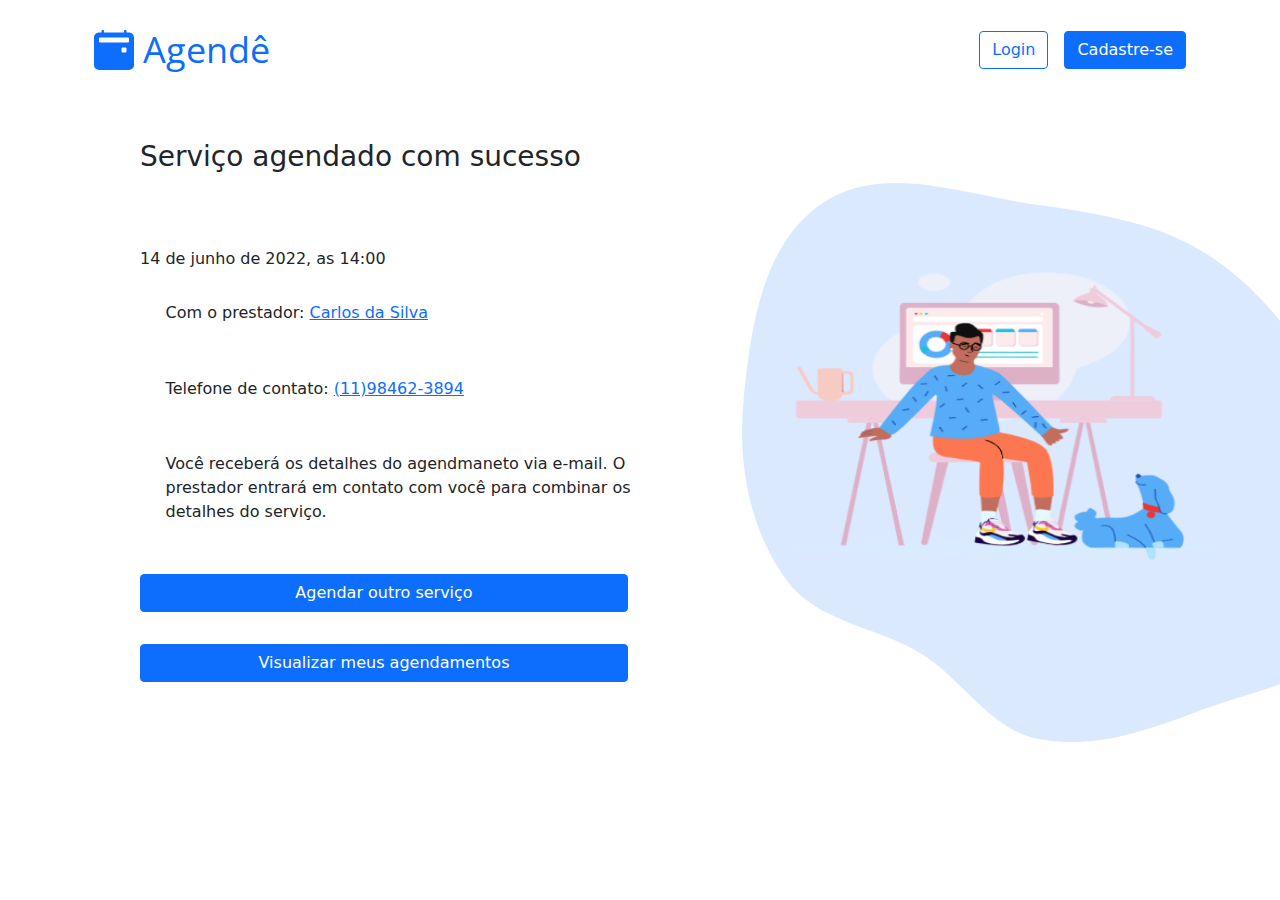
<file: servicoAgendado/ServicoAgendado.html>
<!DOCTYPE html>
<html lang="pt-br">

<head>
    <meta charset="UTF-8">
    <meta http-equiv="X-UA-Compatible" content="IE=edge">
    <meta name="viewport" content="width=device-width, initial-scale=1.0">
    <link rel="stylesheet" href="../_css/bootstrap.min.css">
    <link rel="stylesheet" href="../_css/style.css">
    <title>Cadastro do parceiro</title>
</head>

<body>
    <header>
        <section id="menu">
            <div class="container" id="menu-desktop">
                <nav class="navbar navbar-expand-lg navbar-light">
                    <div class="container-fluid">
                        <a class="navbar-brand" href="../Home/Home.html"> <img src="../_assets/Vector.svg" alt=""
                                class="img-fluid"> Agendê
                        </a>
                        <div class="d-grid gap-2 d-md-flex justify-content-md-end">
                            <a href="../logIn/login.html"><button class="btn btn-primary me-md-2"
                                    type="button">Login</button></a>
                            <a href="../cadastrodoParceirocliente/index.html"><button class="btn btn-primary"
                                    type="button">Cadastre-se</button></a>
                        </div>
                    </div>
                </nav>
            </div>
        </section>

        <section id="menu">
            <div class="container" id="menu-mobile">
                <nav class="navbar navbar-expand-lg navbar-light">
                    <div class="container-fluid">

                        <div class="container-fluidd-grid gap-2 d-md-flex justify-content-md-end">
                            <button class="navbar-toggler" type="button" data-bs-toggle="collapse"
                                data-bs-target="#navbarToggleExternalContent"
                                aria-controls="navbarToggleExternalContent" aria-expanded="false"
                                aria-label="Toggle navigation">
                                <span class="navbar-toggler-icon"></span>
                            </button>
                        </div>
                    </div>
                </nav>
            </div>
        </section>
    </header>

    <main>
        <section id="formulario">
            <div class="container">
                <div class="col-md-6">
                    <div class="box">
                        <h3 class="form-title">Serviço agendado com sucesso</h3>
                        <h6>14 de junho de 2022, as 14:00</h6>
                    </div>
                </div>
            </div>

        </section>
        <section id="texto-alinhado">
            <div class="container">
                <div class="row">
                    <p class="frase">
                        Com o prestador:
                        <a href="#">Carlos da Silva</a>
                    </p>
                    <p class="frase">
                        Telefone de contato:
                        <a href="#">(11)98462-3894</a>
                    </p>
                    <p class="frase">Você receberá os detalhes do agendmaneto via e-mail. O prestador entrará em contato
                        com você para combinar os detalhes do serviço.</p>
                </div>
            </div>
        </section>

        <section id="botao">
            <div class="container">
                <div class="row">
                    <div class="col-md-6 d-grid gap-2">
                        <a href="../Home/Home.html"><button class="btn btn-primary col-md-12"
                                type="button">Agendar
                                outro serviço</button></a>
                        <a href="../Agendamento/Agendamento.html"><button class="btn btn-primary col-md-12"
                                type="button">Visualizar meus agendamentos</button></a>
                    </div>
                </div>
            </div>
            </div>
        </section>

        <div class="col-md-6">
            <div id="home-img">
                <svg id="image-home-background" xmlns="http://www.w3.org/2000/svg">
                    <path fill-rule="evenodd" clip-rule="evenodd"
                        d="M294.525 21.6764C356.39 30.2494 417.777 39.3296 469.606 74.1806C522.907 110.022 561.316 161.487 588.788 219.547C619.767 285.018 665.577 359.977 636.152 426.161C606.64 492.54 518.643 504.397 450.708 530.127C400.144 549.278 347.37 566.99 294.525 555.549C247.336 545.333 221.562 497.564 180.797 471.692C135.772 443.117 74.9518 439.988 44.0084 396.557C7.98302 345.993 -4.53258 281.722 1.41753 219.923C8.44816 146.901 19.4769 61.3241 80.2422 20.2247C140.893 -20.7971 221.997 11.6259 294.525 21.6764Z"
                        fill="#0D6EFD" fill-opacity="0.15" />
                </svg>
                <img id="image-home" src="Stuck_at_Home_Working_from_Home.png" alt="some text" width=60 height=40>
            </div>
        </div>
    </main>
</body>

<script src="../_js/jquery-3.3.1.min.js" type="text/javascript"></script>
<script src="../_js/bootstrap.min.js" type="text/javascript"></script>

</html>
</file>
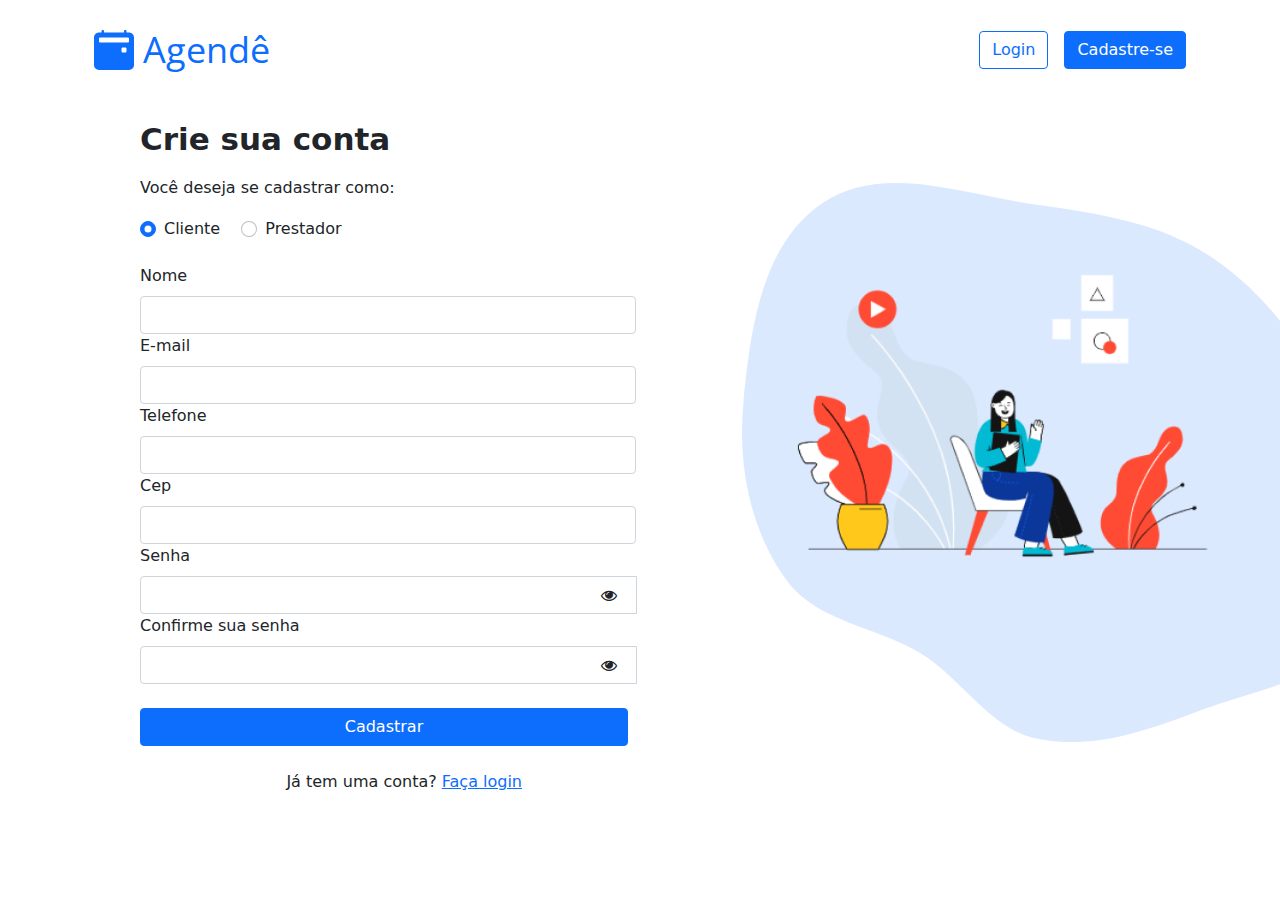
<file: signUp/SignUp.html>
<!DOCTYPE html>
<html lang="pt-br">

<head>
    <meta charset="UTF-8">
    <meta http-equiv="X-UA-Compatible" content="IE=edge">
    <meta name="viewport" content="width=device-width, initial-scale=1.0">
    <link rel="stylesheet" href="../_css/signUp.css">
    <link rel="stylesheet" href="https://maxcdn.bootstrapcdn.com/font-awesome/4.2.0/css/font-awesome.min.css">
    <title>Cadastro do parceiro</title>
</head>

<body>
    <header>
        <section id="menu">
            <div class="container" id="menu-desktop">
                <nav class="navbar navbar-expand-lg navbar-light">
                    <div class="container-fluid">
                        <a class="navbar-brand" href="../Home/Home.html"> <img src="../_assets/Vector.svg" alt="" class="img-fluid"> Agendê
                        </a>
                        <div class="d-grid gap-2 d-md-flex justify-content-md-end">
                            <a href="../logIn/login.html"><button class="btn btn-primary me-md-2" type="button">Login</button></a>
                            <a href="../signUp/SignUp.html"><button class="btn btn-primary" type="button">Cadastre-se</button></a>
                        </div>
                    </div>
            </div>
            </nav>
            </div>
        </section>

        <section id="menu">
            <div class="container" id="menu-mobile">
                <nav class="navbar navbar-expand-lg navbar-light">
                    <div class="container-fluid">
                        <a class="navbar-brand" href="../Home/Home.html"> <img src="../_assets/Vector.svg" alt="" class="img-fluid"> Agendê
                        </a>
                      <div class="container-fluidd-grid gap-2 d-md-flex justify-content-md-end">
                            <button class="navbar-toggler" type="button" data-bs-toggle="collapse"
                                data-bs-target="#navbarToggleExternalContent"
                                aria-controls="navbarToggleExternalContent" aria-expanded="false"
                                aria-label="Toggle navigation">
                                <span class="navbar-toggler-icon"></span>
                            </button>
                        </div>
                    </div>
                </nav>
            </div>
        </section>
    </header>

    <main>
        <section id="radios">
            <div class="container">
                <h1 class="titulo1">Crie sua conta</h1>
                <h2 class="titulo2">Você deseja se cadastrar como: </h2>
                <div class="form-check form-check-inline">
                    <input onclick="validocliente ()"  id="cliente" checked  class="form-check-input" type="radio" name="inlineRadioOptions" 
                        value="option1">
                    <label class="form-check-label" for="inlineRadio1">Cliente</label>
                </div>
                <div class="form-check form-check-inline">
                    <input onclick="validoprestador ()"   id="prestador" class="form-check-input" type="radio" name="inlineRadioOptions" 
                        value="option2">
                    <label class="form-check-label" for="inlineRadio2">Prestador</label>
                </div>
            </div>
        </section>

        <section id="formulario">
            <div class="container">
                <form class="row g-2">
                    <div class="col-md-6">
                        <div class="box">
                            <label id="labelnome" for="inputest4" class="form-label">Nome</label> 
                            <input id="nome" type="text" class="form-control" id="inputest4">
                        </div>
                        <div class="box">
                            <label id="labelemail" for="inputest4" class="form-label">E-mail</label> 
                            <input id="email" type="email" class="form-control" id="inputest4">
                        </div>
                        <div class="box">
                            <label id="labeltelefone" for="inputest4" class="form-label">Telefone</label>
                            <input id="telefone" type="text" class="form-control" id="inputest4">
                        </div>
                        <div class="box">
                            <label id="labelcep" for="inputest4" class="form-label">Cep</label> 
                            <input id="cep" type="text" class="form-control" id="inputest4">
                        </div>
                        <div class="box">
                            <label id="labelsenha" for="inputsenha4" class="form-label">Senha</label>
                            <div class="input-group">
                                <input id="senha" type="password" class="form-control" id="inputsenha4">
                                <span class="input-group-addon">
                                    <i class="fa fa-eye" id="olho"></i>
                                </span>
                            </div>
                        </div>
                        <div class="box">
                            <label id="labelconfsenha" for="inputsenha4" class="form-label">Confirme sua senha</label>
                            <div class="input-group">
                                <input  id="confsenha" type="password" class="form-control" id="inputsenha4">
                                <span class="input-group-addon">
                                    <i class="fa fa-eye" id="olho"></i>
                                </span>
                            </div>
                        </div>
                </form>
            </div>
        </section>

        <section id="botao">
            <div class="container">
                <div class="row">
                    <div class="col-md-6 d-grid gap-2">
                        <button onclick="cadastrar ()" class="btn btn-primary" type="button">Cadastrar</button>
                    </div>
                </div>
            </div>
            </div>
        </section>

        <section id="texto-final">
            <div class="container">
                <div class="row">
                    <div class="col-6">
                        <p class="frase">
                            Já tem uma conta? <a href="../logIn/login.html"> Faça login</a>
                        </p>
                    </div>
                </div>
            </div>
        </section>

        <div class="col-md-6">
            <div id="home-img">
                <svg id="image-home-background" xmlns="http://www.w3.org/2000/svg">
                    <path fill-rule="evenodd" clip-rule="evenodd"
                        d="M294.525 21.6764C356.39 30.2494 417.777 39.3296 469.606 74.1806C522.907 110.022 561.316 161.487 588.788 219.547C619.767 285.018 665.577 359.977 636.152 426.161C606.64 492.54 518.643 504.397 450.708 530.127C400.144 549.278 347.37 566.99 294.525 555.549C247.336 545.333 221.562 497.564 180.797 471.692C135.772 443.117 74.9518 439.988 44.0084 396.557C7.98302 345.993 -4.53258 281.722 1.41753 219.923C8.44816 146.901 19.4769 61.3241 80.2422 20.2247C140.893 -20.7971 221.997 11.6259 294.525 21.6764Z"
                        fill="#0D6EFD" fill-opacity="0.15" />
                </svg>
                <img id="image-home" src="Croods_Sitting_in_the_Park.png" alt="some text" width=60 height=40>
            </div>
        </div>
    </main>

    <script src="../_js/jquery-3.3.1.min.js" type="text/javascript"></script>
    <script src="../_js/bootstrap.min.js" type="text/javascript"></script>
    <script src="../_js/signUp.js" type="text/javascript"></script>
</body>
</html>
</file>
<file: _css/style.css>
@charset "UTF-8";


@import url('https://fonts.googleapis.com/css2?family=Open+Sans:wght@700&display=swap');


:root {
    --primary:#0D6EFD;
}

#menu{
    
    margin-top: 10px;    

}

#menu .navbar-brand{

font-family: 'Open Sans', sans-serif;
font-size: 36px;
color:var(--primary);  


}

#menu .img-fluid{

    height: 40px;
    margin-bottom: 4%;
    
}

#menu .me-md-2 {
    color: #0D6EFD;
    background-color: white;
}
#botao .me-md-2{
    color: #0D6EFD;
    background-color: white;
}


main {

    margin-left: 10%;
    margin-right: 10%;

}


#radios {

    margin-top: 3%;
    margin-bottom: 2%;
}

#radios .titulo1 {

    font-size: 31px;
    font-weight: 700;
}

#radios .titulo2 {

    font-size: 16px;
    margin-top: 2%;
    margin-bottom: 2%;
    font-weight: 400;
}

#radios .detalhe{

    font-size: 16px;
    color: red;
    margin-top: 2%;
    margin-bottom: 2%;
    font-weight: 400;
}

#formulario .form-label {
    font-weight: 500;
}
#formulario .form-title {
    font-weight: 500;
    margin-top: 10%;
    margin-bottom: 15%;
}
#formulario .form-select {
    color: #7C7C7C;
}


#botao .btn-primary{
    margin-top: 5%;

}
#texto-alinhado .frase{ margin-top: 5%;
    margin-left: 5%;
    margin-bottom: 5%;}
#texto-final .frase {

    margin-top: 5%;
    margin-left: 30%;
    margin-bottom: 5%;
    

}
#forgot-password .frase {

    margin-top: 5%;
    margin-left: 35%;
    margin-bottom: 5%;


}
svg{
    width: 40px;
    height: 40px;
}

#image-home-background {
position: fixed;
width: 645.61px;
height: 559.16px;
left: 58%;
top: 183px;
margin-right: 10%;

}
/* Wavy Buddies Address */
#image-home{
     
position: fixed;
width: 466px;
height: 291px;
left: 60%;
top: 271px;
margin-right: 10%;
}
#home-img{
margin-left: 50%;
}
@media  (min-width: 880px) {
    #menu-mobile{
        display: none;
    }
    #texto-alinhado
    {width: 50% ;}
}
@media  (max-width: 879px) {
    #texto-alinhado
    {width: 100%; }
    #menu-mobile{
        display: block;
    }
    #menu-desktop{
        display: none;
    }
    #image-home{
        display: none;
      }
    #home-img{
        display: none;
      }
      #image-home-background {
        display: none;}
}
#olho {
  
        background: transparent !important;
        border: none !important; 
        position: absolute !important;
        left: 93%;
        top: 30%;

  }
</file>
<file: _css/cdp.css>
@charset "UTF-8";


@import url('https://fonts.googleapis.com/css2?family=Open+Sans:wght@700&display=swap');
@import url(bootstrap.min.css);

:root {
    --primary:#0D6EFD;
}

#menu{
    
    margin-top: 10px;    

}

#menu .navbar-brand{

font-family: 'Open Sans', sans-serif;
font-size: 36px;
color:var(--primary);  


}

#menu .img-fluid{

    height: 40px;
    margin-bottom: 4%;
    
}

#menu .me-md-2 {
    color: #0D6EFD;
    background-color: white;
}



main {

    margin-left: 5%;
    margin-right: 5%;

}


#radios {

    margin-top: 3%;
    margin-bottom: 2%;
}

#radios .titulo1 {

    font-size: 31px;
    font-weight: 700;
}

#radios .titulo2 {

    font-size: 16px;
    margin-top: 2%;
    margin-bottom: 2%;
    font-weight: 400;
}

#radios .detalhe{

    font-size: 16px;
    color: red;
    margin-top: 2%;
    margin-bottom: 2%;
    font-weight: 400;
}

#formulario .form-label {
    font-weight: 500;
}

#formulario .form-select {
    color: #7C7C7C;
}


#botao .btn-primary{
    margin-top: 20%;

}

#texto-final .frase {

    margin-top: 5%;
    margin-left: 30%;
    margin-bottom: 5%;

}
</file>
<file: _css/resultadoBusca.css>
@charset "UTF-8";

@import url('bootstrap.min.css');
@import url('https://fonts.googleapis.com/css2?family=Open+Sans:wght@700&display=swap');

:root {
    --primary: #0D6EFD;
}

#menu {

    margin-top: 10px;

}

#menu .navbar-brand {

    font-family: 'Open Sans', sans-serif;
    font-size: 36px;
    color: var(--primary);


}

#menu .img-fluid {

    height: 40px;
    margin-bottom: 4%;

}

#menu .me-md-2 {
    color: #0D6EFD;
    background-color: white;
}



main {

    margin-left: 10%;
    margin-right: 10%;

}


#radios {

    margin-top: 3%;
    margin-bottom: 2%;
}

#radios .titulo1 {

    font-size: 31px;
    font-weight: 700;
}

#radios .titulo2 {

    font-size: 16px;
    margin-top: 2%;
    margin-bottom: 2%;
    font-weight: 400;
}

#radios .detalhe {

    font-size: 16px;
    color: red;
    margin-top: 2%;
    margin-bottom: 2%;
    font-weight: 400;
}

#formulario .form-label {
    font-weight: 500;
}

#formulario .form-select {
    color: #7C7C7C;
}


#botao .btn-primary {
    margin-top: 5%;

}

#texto-final .frase {

    margin-top: 5%;
    margin-left: 30%;
    margin-bottom: 5%;

}

input {
    font-size: 1rem;
}

.card {
    background-color: white;
}

.card>.header {
    font-size: 22px;
}

.card>.body {
    font-family: 'Open Sans', sans-serif;
    font-size: 14px;
    color: #777;
}


#user-cards {
    border-width: thin;
    border-color: rgb(209, 209, 209);
    border-style: solid;
    border-radius: 5px;
    padding: 10px;
    box-shadow: 1.5px 3px #dcdcdc;
    margin-bottom: 30px;
}

#perfPrest1 {
    color: #0D6EFD;
}

#perfPrest2 {
    color: #7C7C7C;
    margin-top: 5px;
}

#perfPrest3 {
    margin-top: 50px;
}

#perfPrest4 {
    margin-right: 15px;
}

#perfPrest5 {
    border-collapse: separate;
    border-spacing: 50px;
}

.hide {
    display: none;
}
</file>
<file: _css/signUp.css>
@charset "UTF-8";

@import url('bootstrap.min.css');
@import url('https://fonts.googleapis.com/css2?family=Open+Sans:wght@700&display=swap');


:root {
    --primary: #0D6EFD;
}

#menu {

    margin-top: 10px;

}

#menu .navbar-brand {

    font-family: 'Open Sans', sans-serif;
    font-size: 36px;
    color: var(--primary);


}

#menu .img-fluid {

    height: 40px;
    margin-bottom: 4%;

}

#menu .me-md-2 {
    color: #0D6EFD;
    background-color: white;
}

#botao .me-md-2 {
    color: #0D6EFD;
    background-color: white;
}


main {

    margin-left: 10%;
    margin-right: 10%;

}


#radios {

    margin-top: 3%;
    margin-bottom: 2%;
}

#radios .titulo1 {

    font-size: 31px;
    font-weight: 700;
}

#radios .titulo2 {

    font-size: 16px;
    margin-top: 2%;
    margin-bottom: 2%;
    font-weight: 400;
}



#formulario .form-label {
    font-weight: 500;
}

#formulario .form-title {
    font-weight: 500;
    margin-top: 10%;
}

#formulario .form-select {
    color: #7C7C7C;
}


#botao .btn-primary {
    margin-top: 5%;

}

#texto-alinhado .frase {
    margin-top: 5%;
    margin-left: 5%;
    margin-bottom: 5%;
}

#texto-final .frase {

    margin-top: 5%;
    margin-left: 30%;
    margin-bottom: 5%;


}

#forgot-password .frase {

    margin-top: 5%;
    margin-left: 35%;
    margin-bottom: 5%;


}

svg {
    width: 40px;
    height: 40px;
}

#image-home-background {
    position: fixed;
    width: 645.61px;
    height: 559.16px;
    left: 58%;
    top: 183px;
    margin-right: 10%;

}

/* Wavy Buddies Address */
#image-home {

    position: fixed;
    width: 466px;
    height: 291px;
    left: 60%;
    top: 271px;
    margin-right: 10%;
}

#home-img {
    margin-left: 50%;
}

@media (min-width: 880px) {
    #menu-mobile {
        display: none;
    }

    #texto-alinhado {
        width: 50%;
    }
}

@media (max-width: 879px) {
    #texto-alinhado {
        width: 100%;
    }

    #menu-mobile {
        display: block;
    }

    #menu-desktop {
        display: none;
    }

    #image-home {
        display: none;
    }

    #home-img {
        display: none;
    }

    #image-home-background {
        display: none;
    }
}

#olho {

    background: transparent !important;
    border: none !important;
    position: absolute !important;
    left: 93%;
    top: 30%;

}
</file>
